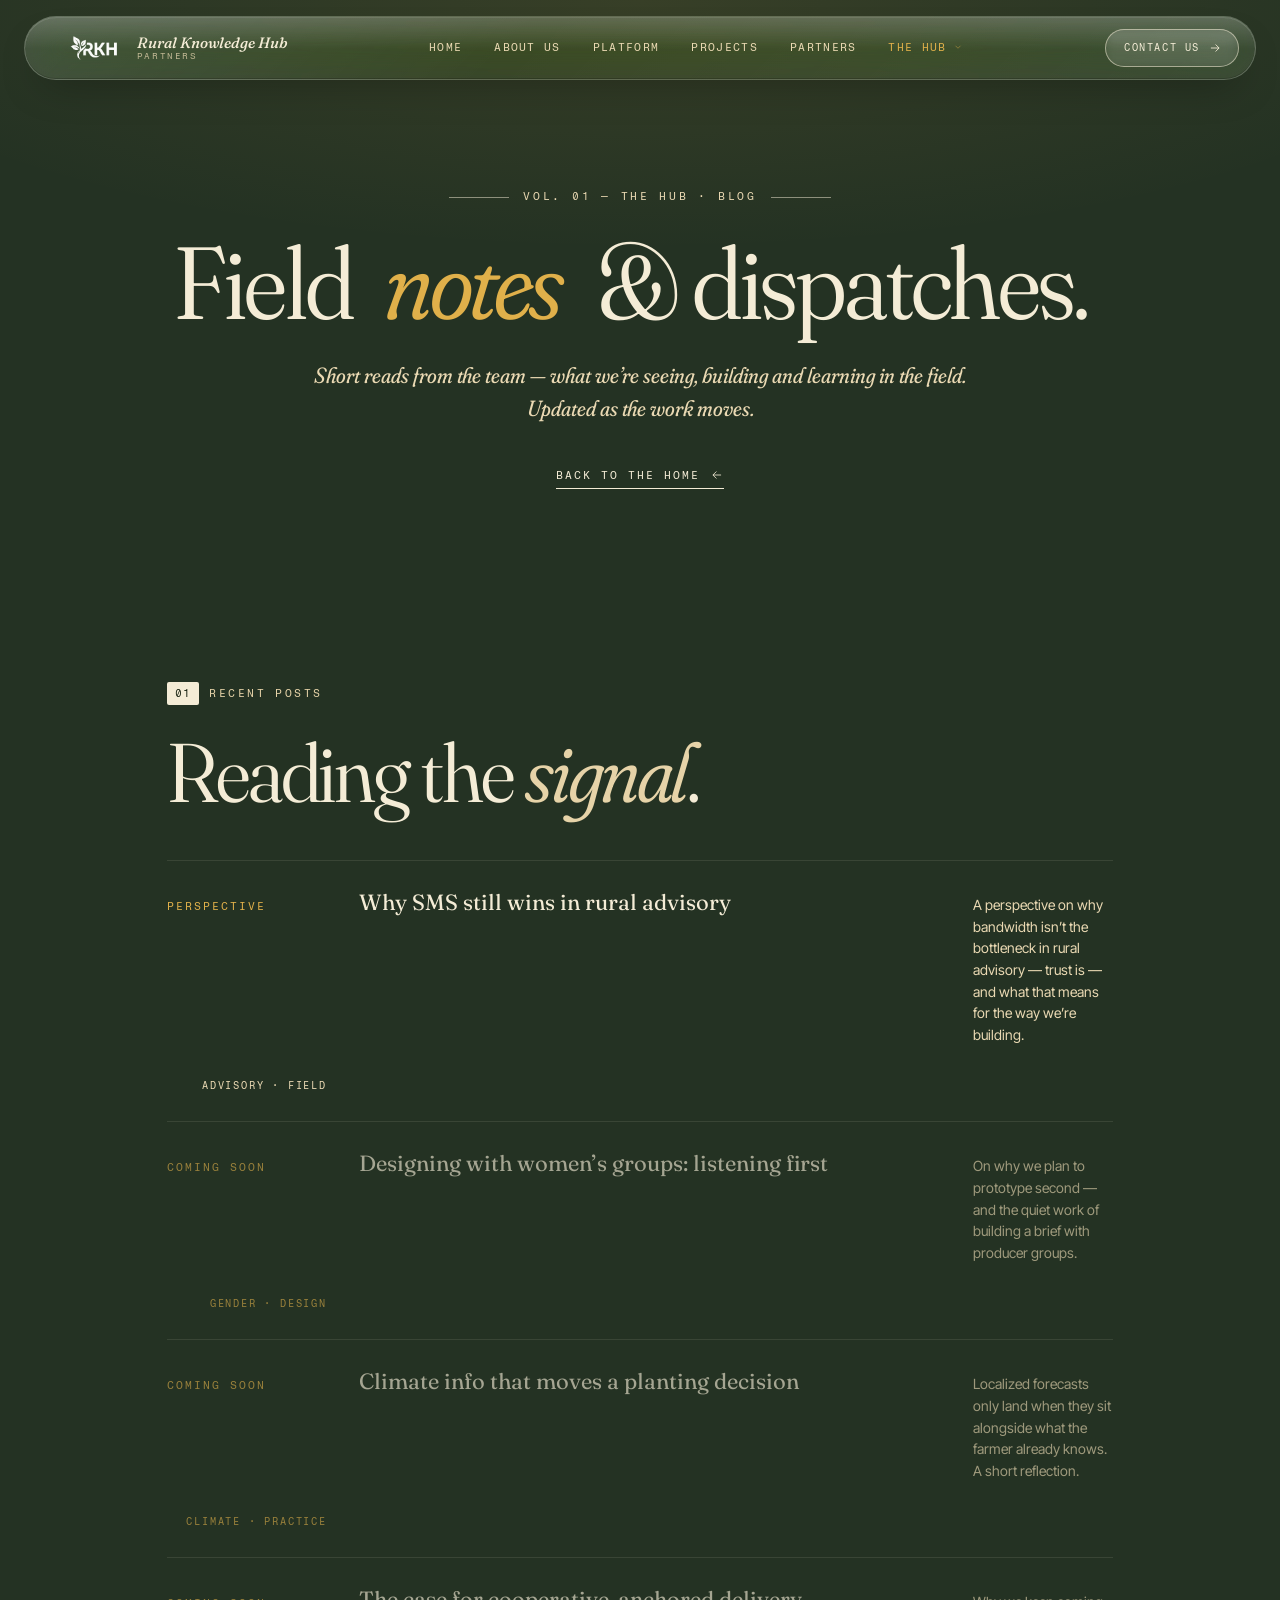
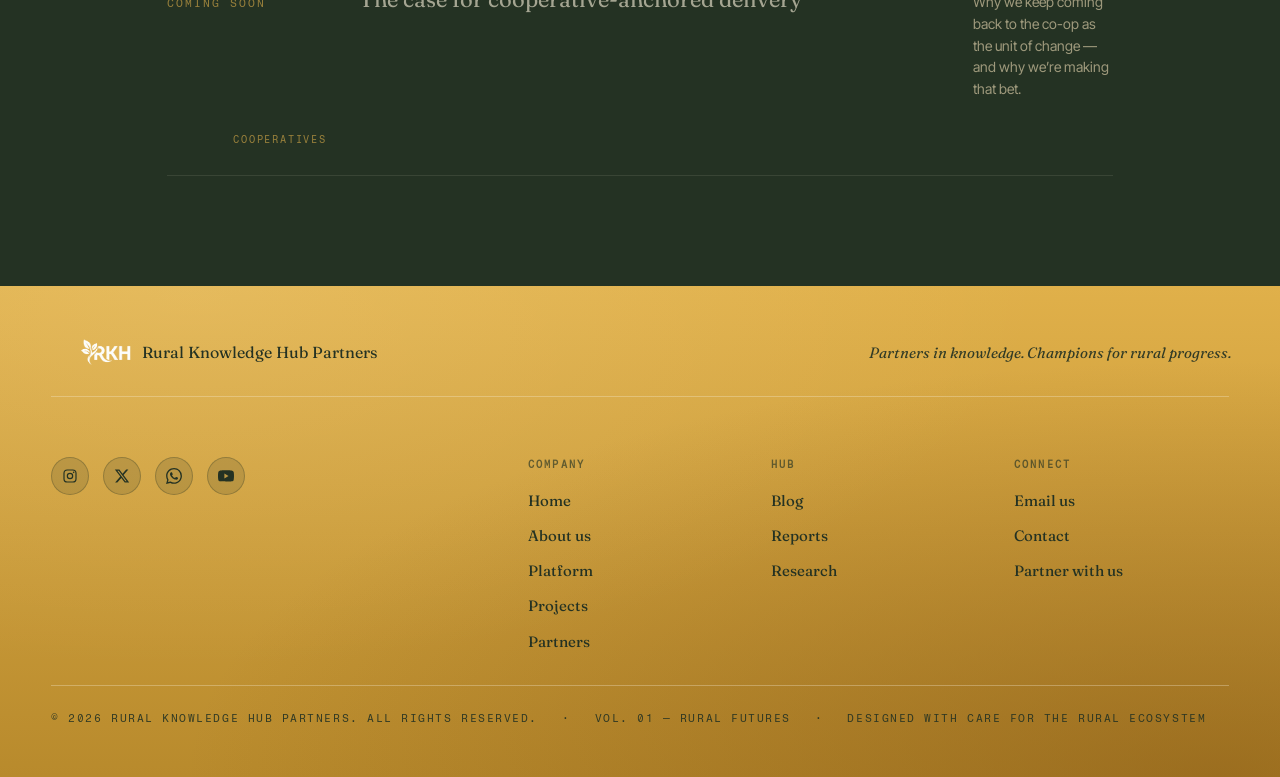
<file: blog.html>
<!DOCTYPE html>
<html lang="en">
<head>
<meta charset="UTF-8" />
<meta name="viewport" content="width=device-width, initial-scale=1.0" />
<title>Blog — RKH Partners</title>
<link rel="preconnect" href="https://fonts.googleapis.com" />
<link rel="preconnect" href="https://fonts.gstatic.com" crossorigin />
<link href="https://fonts.googleapis.com/css2?family=Fraunces:ital,opsz,wght,SOFT@0,9..144,300..600,30..100;1,9..144,300..600,30..100&family=Fragment+Mono&family=Inter+Tight:wght@300;400;500;600&display=swap" rel="stylesheet" />
<link rel="stylesheet" href="styles.css" />
</head>
<body class="subpage">

<header class="nav">
  <a class="nav-mark" href="index.html">
    <img class="nav-logo" src="assets/rkh-logo.png" alt="RKH Partners" />
    <span class="nav-wordmark">
      <span class="nav-word">Rural Knowledge Hub</span>
      <span class="nav-sub">Partners</span>
    </span>
  </a>
  <nav class="nav-links" aria-label="Primary">
    <a href="index.html">Home</a>
    <a href="pillars.html">About us</a>
    <a href="platform.html">Platform</a>
    <a href="projects.html">Projects</a>
    <a href="partnership.html">Partners</a>
    <div class="nav-drop" data-nav-drop>
      <button type="button" class="nav-drop-trigger is-current" aria-expanded="false" aria-haspopup="true">
        <span>The Hub</span>
        <svg viewBox="0 0 24 24" aria-hidden="true"><path d="M6 9l6 6 6-6" fill="none" stroke="currentColor" stroke-width="1.5"/></svg>
      </button>
      <div class="nav-drop-menu" role="menu">
        <a href="blog.html" role="menuitem" class="is-current"><span>i.</span> Blog</a>
        <a href="reports.html" role="menuitem"><span>ii.</span> Reports</a>
        <a href="research.html" role="menuitem"><span>iii.</span> Research</a>
      </div>
    </div>
  </nav>
  <a href="index.html#contact" class="nav-cta">
    <span>Contact us</span>
    <svg viewBox="0 0 24 24" aria-hidden="true"><path d="M5 12h14M13 6l6 6-6 6" fill="none" stroke="currentColor" stroke-width="1.5"/></svg>
  </a>

  <!-- Mobile-only hamburger -->
  <button type="button" class="nav-burger" aria-label="Open menu" aria-expanded="false" data-nav-burger>
    <span class="burger-bars" aria-hidden="true">
      <span></span><span></span><span></span>
    </span>
  </button>
</header>

<!-- ============ MOBILE MENU PANEL ============ -->
<div class="mobile-menu" data-mobile-menu aria-hidden="true">
  <button type="button" class="mm-close" aria-label="Close menu" data-mm-close>
    <svg viewBox="0 0 24 24" aria-hidden="true">
      <path d="M6 6l12 12M18 6L6 18" fill="none" stroke="currentColor" stroke-width="1.5" stroke-linecap="round"/>
    </svg>
  </button>
  <div class="mobile-menu-inner">
    <nav class="mm-links" aria-label="Mobile primary">
      <a href="index.html"><span class="mm-no">i.</span> Home</a>
      <a href="pillars.html"><span class="mm-no">ii.</span> About us</a>
      <a href="platform.html"><span class="mm-no">iii.</span> Platform</a>
      <a href="projects.html"><span class="mm-no">iv.</span> Projects</a>
      <a href="partnership.html"><span class="mm-no">v.</span> Partners</a>
      <div class="mm-group" data-mm-group>
        <button type="button" class="mm-group-trigger" aria-expanded="false" data-mm-group-trigger>
          <span class="mm-no">vi.</span>
          <span class="mm-group-label">The Hub</span>
          <svg class="mm-chevron" viewBox="0 0 24 24" aria-hidden="true"><path d="M6 9l6 6 6-6" fill="none" stroke="currentColor" stroke-width="1.5"/></svg>
        </button>
        <div class="mm-group-panel" data-mm-group-panel>
          <a href="blog.html"><span class="mm-sub-no">·</span> Blog</a>
          <a href="reports.html"><span class="mm-sub-no">·</span> Reports</a>
          <a href="research.html"><span class="mm-sub-no">·</span> Research</a>
        </div>
      </div>
    </nav>
    <div class="mm-cta-wrap">
      <a href="index.html#contact" class="mm-cta">
        <span>Contact us</span>
        <svg viewBox="0 0 24 24" aria-hidden="true"><path d="M5 12h14M13 6l6 6-6 6" fill="none" stroke="currentColor" stroke-width="1.5"/></svg>
      </a>
    </div>
    <div class="mm-foot">
      <span>© RKH Partners · Nairobi</span>
    </div>
  </div>
</div>

<main>

<section class="sub-hero">
  <div class="sub-hero-eyebrow">
    <span class="line"></span>
    <span>Vol. 01 — The Hub · Blog</span>
    <span class="line"></span>
  </div>
  <h1 class="sub-hero-title">
    <span class="word">Field</span>
    <span class="word"><em>notes</em></span>
    <span class="word">&amp; dispatches.</span>
  </h1>
  <p class="sub-hero-dek">
    Short reads from the team &mdash; what we&rsquo;re seeing, building and learning in
    the field. Updated as the work moves.
  </p>
  <a href="index.html" class="link-arrow">
    <span>Back to the home</span>
    <svg viewBox="0 0 24 24" aria-hidden="true"><path d="M19 12H5M11 18l-6-6 6-6" fill="none" stroke="currentColor" stroke-width="1.4"/></svg>
  </a>
</section>

<section class="hub-list">
  <header class="section-head">
    <span class="kicker"><span>01</span> Recent posts</span>
    <h2 class="display">Reading the <em>signal</em>.</h2>
  </header>

  <ol class="hub-posts">
    <li>
      <a href="blog/why-sms-still-wins-in-rural-advisory.html" class="hub-post">
        <span class="hp-date">Perspective</span>
        <h3>Why SMS still wins in rural advisory</h3>
        <p>A perspective on why bandwidth isn&rsquo;t the bottleneck in rural advisory &mdash; trust is &mdash; and what that means for the way we&rsquo;re building.</p>
        <span class="hp-tag">Advisory · Field</span>
      </a>
    </li>
    <li>
      <div class="hub-post is-soon">
        <span class="hp-date">Coming soon</span>
        <h3>Designing with women&rsquo;s groups: listening first</h3>
        <p>On why we plan to prototype second &mdash; and the quiet work of building a brief with producer groups.</p>
        <span class="hp-tag">Gender · Design</span>
      </div>
    </li>
    <li>
      <div class="hub-post is-soon">
        <span class="hp-date">Coming soon</span>
        <h3>Climate info that moves a planting decision</h3>
        <p>Localized forecasts only land when they sit alongside what the farmer already knows. A short reflection.</p>
        <span class="hp-tag">Climate · Practice</span>
      </div>
    </li>
    <li>
      <div class="hub-post is-soon">
        <span class="hp-date">Coming soon</span>
        <h3>The case for cooperative-anchored delivery</h3>
        <p>Why we keep coming back to the co-op as the unit of change &mdash; and why we&rsquo;re making that bet.</p>
        <span class="hp-tag">Cooperatives</span>
      </div>
    </li>
  </ol>
</section>

</main>

<footer class="foot">
  <div class="foot-row">
    <span class="foot-mark"><img class="foot-logo" src="assets/rkh-logo.png" alt="RKH Partners" /></span>
    <span class="foot-name">Rural Knowledge Hub Partners</span>
    <span class="foot-tag">Partners in knowledge. Champions for rural progress.</span>
  </div>
  <div class="foot-links">
    <div class="foot-brand">
            <div class="foot-socials" aria-label="Social media">
        <a href="https://instagram.com/" target="_blank" rel="noopener noreferrer" aria-label="Instagram">
          <svg viewBox="0 0 24 24" aria-hidden="true">
            <rect x="3" y="3" width="18" height="18" rx="5" ry="5" fill="none" stroke="currentColor" stroke-width="1.8"/>
            <circle cx="12" cy="12" r="4" fill="none" stroke="currentColor" stroke-width="1.8"/>
            <circle cx="17.5" cy="6.5" r="1.2" fill="currentColor"/>
          </svg>
        </a>
        <a href="https://twitter.com/" target="_blank" rel="noopener noreferrer" aria-label="X / Twitter">
          <svg viewBox="0 0 24 24" aria-hidden="true">
            <path d="M18.244 2.25h3.308l-7.227 8.26 8.502 11.24H16.17l-5.214-6.817L4.99 21.75H1.68l7.73-8.835L1.254 2.25H8.08l4.713 6.231zm-1.161 17.52h1.833L7.084 4.126H5.117z"/>
          </svg>
        </a>
        <a href="https://wa.me/254728337790" target="_blank" rel="noopener noreferrer" aria-label="WhatsApp">
          <svg viewBox="0 0 24 24" aria-hidden="true">
            <path d="M17.472 14.382c-.297-.149-1.758-.867-2.03-.967-.273-.099-.471-.148-.67.15-.197.297-.767.966-.94 1.164-.173.199-.347.223-.644.075-.297-.15-1.255-.463-2.39-1.475-.883-.788-1.48-1.761-1.653-2.059-.173-.297-.018-.458.13-.606.134-.133.298-.347.446-.52.149-.174.198-.298.298-.497.099-.198.05-.371-.025-.52-.075-.149-.669-1.612-.916-2.207-.242-.579-.487-.5-.669-.51-.173-.008-.371-.01-.57-.01-.198 0-.52.074-.792.372-.272.297-1.04 1.016-1.04 2.479 0 1.462 1.065 2.875 1.213 3.074.149.198 2.096 3.2 5.077 4.487.71.306 1.263.489 1.695.625.712.227 1.36.195 1.871.118.571-.085 1.758-.719 2.006-1.413.248-.694.248-1.289.173-1.413-.074-.124-.272-.198-.57-.347m-5.421 7.403h-.004a9.87 9.87 0 0 1-5.031-1.378l-.361-.214-3.741.982.998-3.648-.235-.374a9.86 9.86 0 0 1-1.51-5.26c.001-5.45 4.436-9.884 9.888-9.884 2.64 0 5.122 1.03 6.988 2.898a9.825 9.825 0 0 1 2.893 6.994c-.003 5.45-4.437 9.884-9.885 9.884m8.413-18.297A11.815 11.815 0 0 0 12.05 0C5.495 0 .16 5.335.157 11.892c0 2.096.547 4.142 1.588 5.945L.057 24l6.305-1.654a11.882 11.882 0 0 0 5.683 1.448h.005c6.554 0 11.89-5.335 11.893-11.893a11.821 11.821 0 0 0-3.48-8.413"/>
          </svg>
        </a>
        <a href="https://youtube.com/" target="_blank" rel="noopener noreferrer" aria-label="YouTube">
          <svg viewBox="0 0 24 24" aria-hidden="true">
            <path d="M23.498 6.186a3.016 3.016 0 0 0-2.122-2.136C19.505 3.545 12 3.545 12 3.545s-7.505 0-9.377.505A3.017 3.017 0 0 0 .502 6.186C0 8.07 0 12 0 12s0 3.93.502 5.814a3.016 3.016 0 0 0 2.122 2.136c1.871.505 9.376.505 9.376.505s7.505 0 9.377-.505a3.015 3.015 0 0 0 2.122-2.136C24 15.93 24 12 24 12s0-3.93-.502-5.814zM9.545 15.568V8.432L15.818 12l-6.273 3.568z"/>
          </svg>
        </a>
      </div>
    </div>
    <nav class="foot-nav" aria-label="Footer">
      <div class="foot-col">
        <h4 class="foot-col-title">Company</h4>
        <a href="index.html">Home</a>
        <a href="pillars.html">About us</a>
        <a href="platform.html">Platform</a>
        <a href="projects.html">Projects</a>
        <a href="partnership.html">Partners</a>
      </div>
      <div class="foot-col">
        <h4 class="foot-col-title">Hub</h4>
        <a href="blog.html">Blog</a>
        <a href="reports.html">Reports</a>
        <a href="research.html">Research</a>
      </div>
      <div class="foot-col">
        <h4 class="foot-col-title">Connect</h4>
        <a href="mailto:ruralknowledgehub@gmail.com">Email us</a>
        <a href="index.html#contact">Contact</a>
        <a href="partnership.html">Partner with us</a>
      </div>
    </nav>
  </div>

  <div class="foot-meta">
    <span>© 2026 Rural Knowledge Hub Partners. All Rights Reserved.</span>
    <span>Vol. 01 — Rural Futures</span>
    <span>Designed with care for the rural ecosystem</span>
  </div>
</footer>

<script src="script.js"></script>
</body>
</html>
</file>
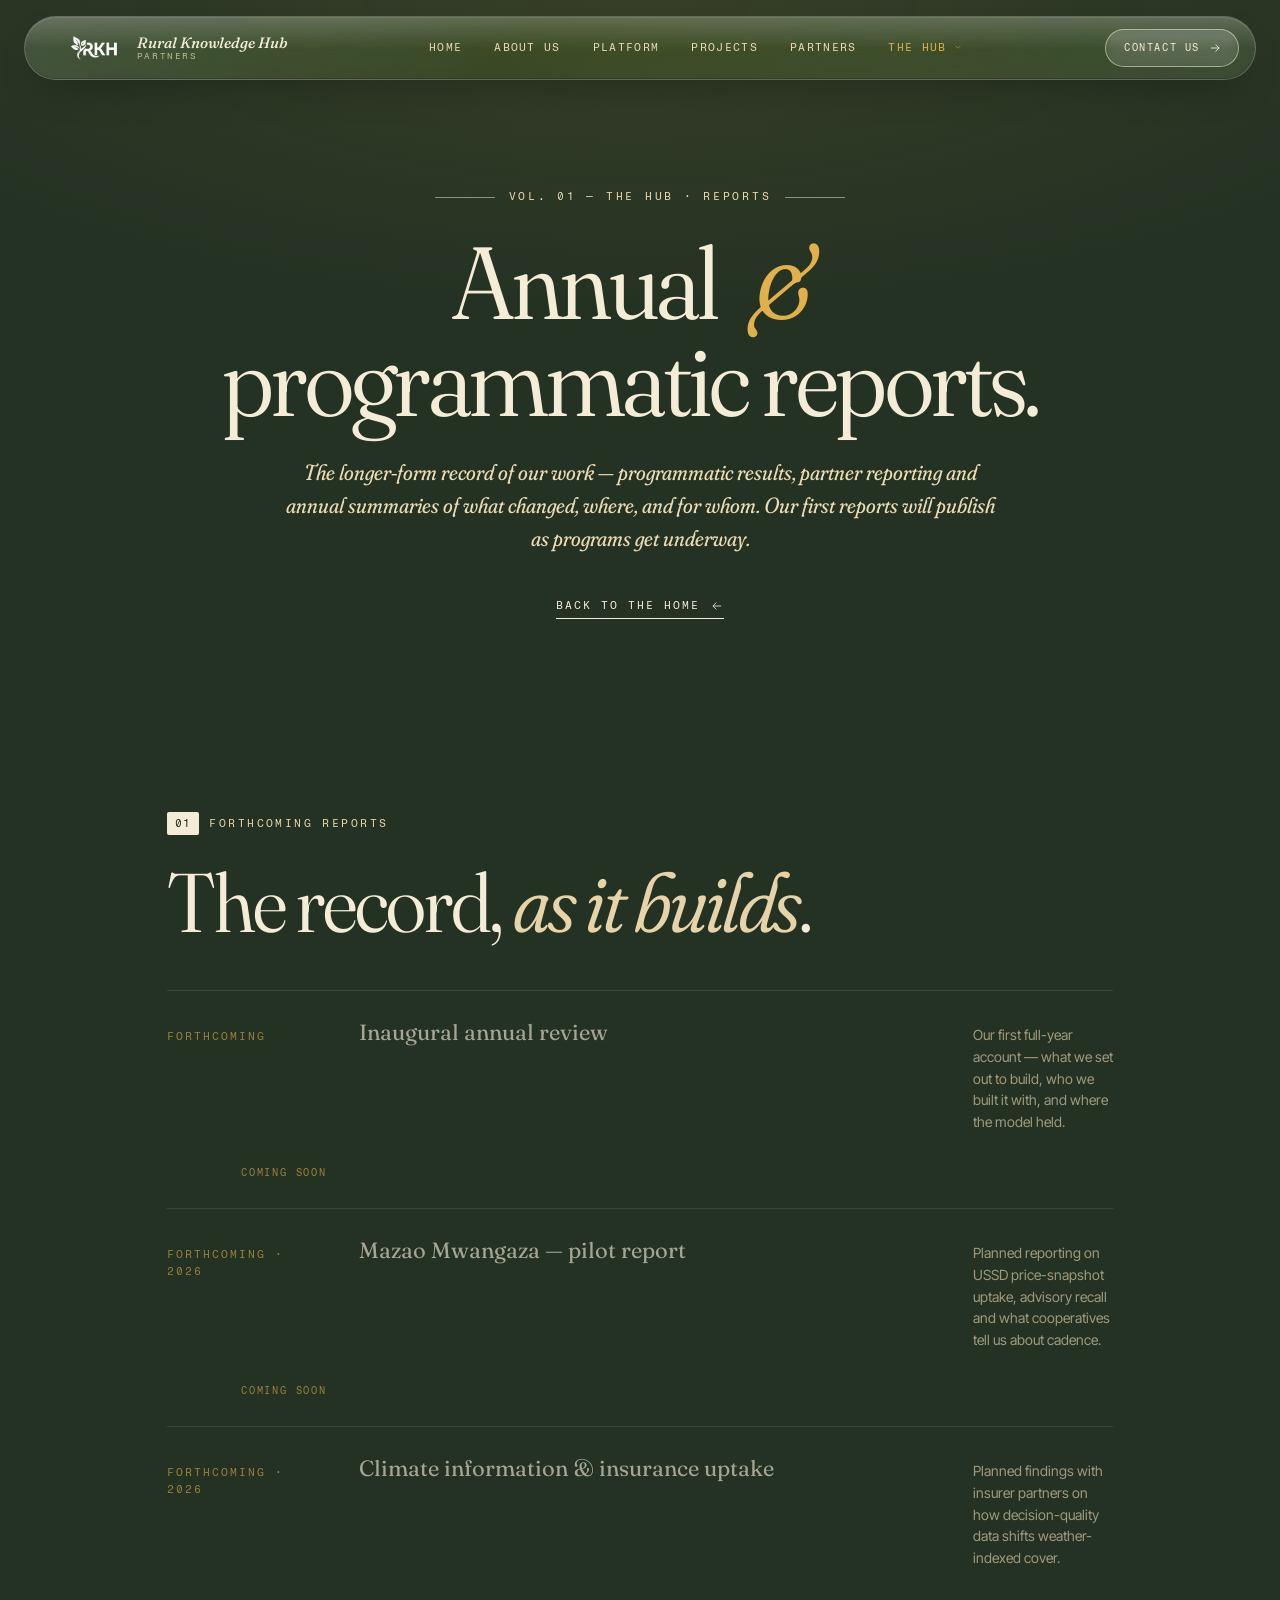
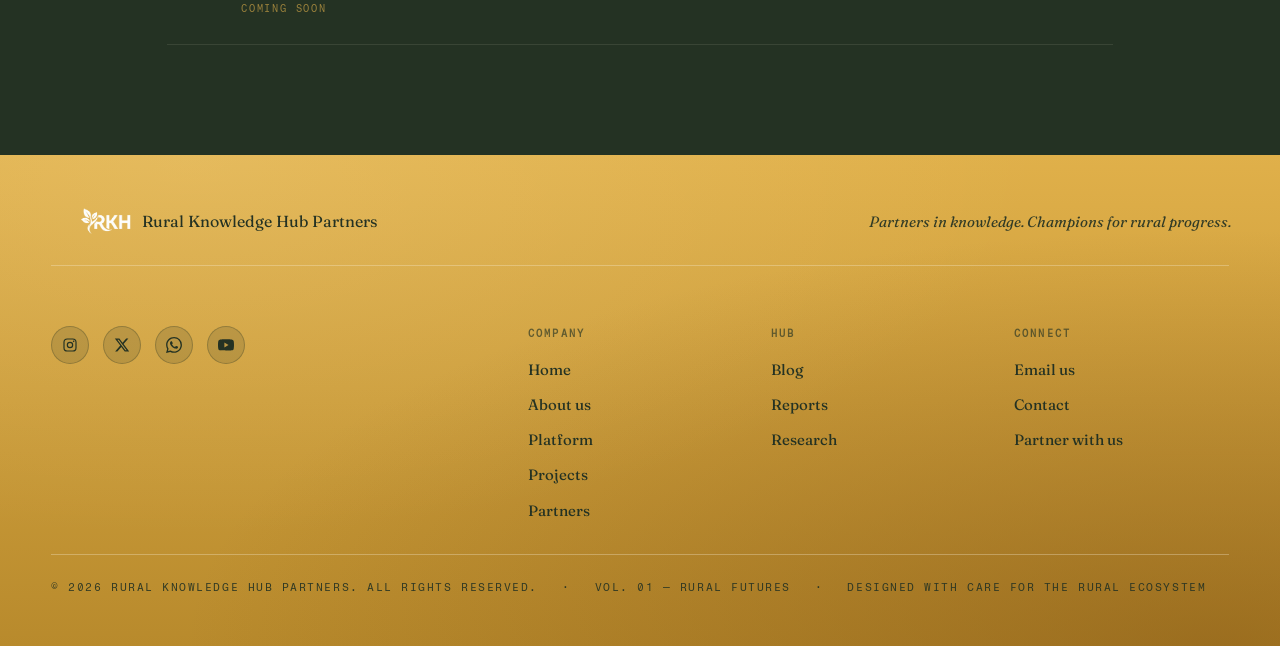
<file: reports.html>
<!DOCTYPE html>
<html lang="en">
<head>
<meta charset="UTF-8" />
<meta name="viewport" content="width=device-width, initial-scale=1.0" />
<title>Reports — RKH Partners</title>
<link rel="preconnect" href="https://fonts.googleapis.com" />
<link rel="preconnect" href="https://fonts.gstatic.com" crossorigin />
<link href="https://fonts.googleapis.com/css2?family=Fraunces:ital,opsz,wght,SOFT@0,9..144,300..600,30..100;1,9..144,300..600,30..100&family=Fragment+Mono&family=Inter+Tight:wght@300;400;500;600&display=swap" rel="stylesheet" />
<link rel="stylesheet" href="styles.css" />
</head>
<body class="subpage">

<header class="nav">
  <a class="nav-mark" href="index.html">
    <img class="nav-logo" src="assets/rkh-logo.png" alt="RKH Partners" />
    <span class="nav-wordmark">
      <span class="nav-word">Rural Knowledge Hub</span>
      <span class="nav-sub">Partners</span>
    </span>
  </a>
  <nav class="nav-links" aria-label="Primary">
    <a href="index.html">Home</a>
    <a href="pillars.html">About us</a>
    <a href="platform.html">Platform</a>
    <a href="projects.html">Projects</a>
    <a href="partnership.html">Partners</a>
    <div class="nav-drop" data-nav-drop>
      <button type="button" class="nav-drop-trigger is-current" aria-expanded="false" aria-haspopup="true">
        <span>The Hub</span>
        <svg viewBox="0 0 24 24" aria-hidden="true"><path d="M6 9l6 6 6-6" fill="none" stroke="currentColor" stroke-width="1.5"/></svg>
      </button>
      <div class="nav-drop-menu" role="menu">
        <a href="blog.html" role="menuitem"><span>i.</span> Blog</a>
        <a href="reports.html" role="menuitem" class="is-current"><span>ii.</span> Reports</a>
        <a href="research.html" role="menuitem"><span>iii.</span> Research</a>
      </div>
    </div>
  </nav>
  <a href="index.html#contact" class="nav-cta">
    <span>Contact us</span>
    <svg viewBox="0 0 24 24" aria-hidden="true"><path d="M5 12h14M13 6l6 6-6 6" fill="none" stroke="currentColor" stroke-width="1.5"/></svg>
  </a>

  <!-- Mobile-only hamburger -->
  <button type="button" class="nav-burger" aria-label="Open menu" aria-expanded="false" data-nav-burger>
    <span class="burger-bars" aria-hidden="true">
      <span></span><span></span><span></span>
    </span>
  </button>
</header>

<!-- ============ MOBILE MENU PANEL ============ -->
<div class="mobile-menu" data-mobile-menu aria-hidden="true">
  <button type="button" class="mm-close" aria-label="Close menu" data-mm-close>
    <svg viewBox="0 0 24 24" aria-hidden="true">
      <path d="M6 6l12 12M18 6L6 18" fill="none" stroke="currentColor" stroke-width="1.5" stroke-linecap="round"/>
    </svg>
  </button>
  <div class="mobile-menu-inner">
    <nav class="mm-links" aria-label="Mobile primary">
      <a href="index.html"><span class="mm-no">i.</span> Home</a>
      <a href="pillars.html"><span class="mm-no">ii.</span> About us</a>
      <a href="platform.html"><span class="mm-no">iii.</span> Platform</a>
      <a href="projects.html"><span class="mm-no">iv.</span> Projects</a>
      <a href="partnership.html"><span class="mm-no">v.</span> Partners</a>
      <div class="mm-group" data-mm-group>
        <button type="button" class="mm-group-trigger" aria-expanded="false" data-mm-group-trigger>
          <span class="mm-no">vi.</span>
          <span class="mm-group-label">The Hub</span>
          <svg class="mm-chevron" viewBox="0 0 24 24" aria-hidden="true"><path d="M6 9l6 6 6-6" fill="none" stroke="currentColor" stroke-width="1.5"/></svg>
        </button>
        <div class="mm-group-panel" data-mm-group-panel>
          <a href="blog.html"><span class="mm-sub-no">·</span> Blog</a>
          <a href="reports.html"><span class="mm-sub-no">·</span> Reports</a>
          <a href="research.html"><span class="mm-sub-no">·</span> Research</a>
        </div>
      </div>
    </nav>
    <div class="mm-cta-wrap">
      <a href="index.html#contact" class="mm-cta">
        <span>Contact us</span>
        <svg viewBox="0 0 24 24" aria-hidden="true"><path d="M5 12h14M13 6l6 6-6 6" fill="none" stroke="currentColor" stroke-width="1.5"/></svg>
      </a>
    </div>
    <div class="mm-foot">
      <span>© RKH Partners · Nairobi</span>
    </div>
  </div>
</div>

<main>

<section class="sub-hero">
  <div class="sub-hero-eyebrow">
    <span class="line"></span>
    <span>Vol. 01 — The Hub · Reports</span>
    <span class="line"></span>
  </div>
  <h1 class="sub-hero-title">
    <span class="word">Annual</span>
    <span class="word"><em>&amp;</em></span>
    <span class="word">programmatic reports.</span>
  </h1>
  <p class="sub-hero-dek">
    The longer-form record of our work &mdash; programmatic results, partner reporting and
    annual summaries of what changed, where, and for whom. Our first reports will publish as
    programs get underway.
  </p>
  <a href="index.html" class="link-arrow">
    <span>Back to the home</span>
    <svg viewBox="0 0 24 24" aria-hidden="true"><path d="M19 12H5M11 18l-6-6 6-6" fill="none" stroke="currentColor" stroke-width="1.4"/></svg>
  </a>
</section>

<section class="hub-list">
  <header class="section-head">
    <span class="kicker"><span>01</span> Forthcoming reports</span>
    <h2 class="display">The record, <em>as it builds</em>.</h2>
  </header>

  <ol class="hub-posts">
    <li>
      <div class="hub-post is-soon">
        <span class="hp-date">Forthcoming</span>
        <h3>Inaugural annual review</h3>
        <p>Our first full-year account &mdash; what we set out to build, who we built it with, and where the model held.</p>
        <span class="hp-tag">Coming soon</span>
      </div>
    </li>
    <li>
      <div class="hub-post is-soon">
        <span class="hp-date">Forthcoming · 2026</span>
        <h3>Mazao Mwangaza — pilot report</h3>
        <p>Planned reporting on USSD price-snapshot uptake, advisory recall and what cooperatives tell us about cadence.</p>
        <span class="hp-tag">Coming soon</span>
      </div>
    </li>
    <li>
      <div class="hub-post is-soon">
        <span class="hp-date">Forthcoming · 2026</span>
        <h3>Climate information &amp; insurance uptake</h3>
        <p>Planned findings with insurer partners on how decision-quality data shifts weather-indexed cover.</p>
        <span class="hp-tag">Coming soon</span>
      </div>
    </li>
  </ol>
</section>

</main>

<footer class="foot">
  <div class="foot-row">
    <span class="foot-mark"><img class="foot-logo" src="assets/rkh-logo.png" alt="RKH Partners" /></span>
    <span class="foot-name">Rural Knowledge Hub Partners</span>
    <span class="foot-tag">Partners in knowledge. Champions for rural progress.</span>
  </div>
  <div class="foot-links">
    <div class="foot-brand">
            <div class="foot-socials" aria-label="Social media">
        <a href="https://instagram.com/" target="_blank" rel="noopener noreferrer" aria-label="Instagram">
          <svg viewBox="0 0 24 24" aria-hidden="true">
            <rect x="3" y="3" width="18" height="18" rx="5" ry="5" fill="none" stroke="currentColor" stroke-width="1.8"/>
            <circle cx="12" cy="12" r="4" fill="none" stroke="currentColor" stroke-width="1.8"/>
            <circle cx="17.5" cy="6.5" r="1.2" fill="currentColor"/>
          </svg>
        </a>
        <a href="https://twitter.com/" target="_blank" rel="noopener noreferrer" aria-label="X / Twitter">
          <svg viewBox="0 0 24 24" aria-hidden="true">
            <path d="M18.244 2.25h3.308l-7.227 8.26 8.502 11.24H16.17l-5.214-6.817L4.99 21.75H1.68l7.73-8.835L1.254 2.25H8.08l4.713 6.231zm-1.161 17.52h1.833L7.084 4.126H5.117z"/>
          </svg>
        </a>
        <a href="https://wa.me/254728337790" target="_blank" rel="noopener noreferrer" aria-label="WhatsApp">
          <svg viewBox="0 0 24 24" aria-hidden="true">
            <path d="M17.472 14.382c-.297-.149-1.758-.867-2.03-.967-.273-.099-.471-.148-.67.15-.197.297-.767.966-.94 1.164-.173.199-.347.223-.644.075-.297-.15-1.255-.463-2.39-1.475-.883-.788-1.48-1.761-1.653-2.059-.173-.297-.018-.458.13-.606.134-.133.298-.347.446-.52.149-.174.198-.298.298-.497.099-.198.05-.371-.025-.52-.075-.149-.669-1.612-.916-2.207-.242-.579-.487-.5-.669-.51-.173-.008-.371-.01-.57-.01-.198 0-.52.074-.792.372-.272.297-1.04 1.016-1.04 2.479 0 1.462 1.065 2.875 1.213 3.074.149.198 2.096 3.2 5.077 4.487.71.306 1.263.489 1.695.625.712.227 1.36.195 1.871.118.571-.085 1.758-.719 2.006-1.413.248-.694.248-1.289.173-1.413-.074-.124-.272-.198-.57-.347m-5.421 7.403h-.004a9.87 9.87 0 0 1-5.031-1.378l-.361-.214-3.741.982.998-3.648-.235-.374a9.86 9.86 0 0 1-1.51-5.26c.001-5.45 4.436-9.884 9.888-9.884 2.64 0 5.122 1.03 6.988 2.898a9.825 9.825 0 0 1 2.893 6.994c-.003 5.45-4.437 9.884-9.885 9.884m8.413-18.297A11.815 11.815 0 0 0 12.05 0C5.495 0 .16 5.335.157 11.892c0 2.096.547 4.142 1.588 5.945L.057 24l6.305-1.654a11.882 11.882 0 0 0 5.683 1.448h.005c6.554 0 11.89-5.335 11.893-11.893a11.821 11.821 0 0 0-3.48-8.413"/>
          </svg>
        </a>
        <a href="https://youtube.com/" target="_blank" rel="noopener noreferrer" aria-label="YouTube">
          <svg viewBox="0 0 24 24" aria-hidden="true">
            <path d="M23.498 6.186a3.016 3.016 0 0 0-2.122-2.136C19.505 3.545 12 3.545 12 3.545s-7.505 0-9.377.505A3.017 3.017 0 0 0 .502 6.186C0 8.07 0 12 0 12s0 3.93.502 5.814a3.016 3.016 0 0 0 2.122 2.136c1.871.505 9.376.505 9.376.505s7.505 0 9.377-.505a3.015 3.015 0 0 0 2.122-2.136C24 15.93 24 12 24 12s0-3.93-.502-5.814zM9.545 15.568V8.432L15.818 12l-6.273 3.568z"/>
          </svg>
        </a>
      </div>
    </div>
    <nav class="foot-nav" aria-label="Footer">
      <div class="foot-col">
        <h4 class="foot-col-title">Company</h4>
        <a href="index.html">Home</a>
        <a href="pillars.html">About us</a>
        <a href="platform.html">Platform</a>
        <a href="projects.html">Projects</a>
        <a href="partnership.html">Partners</a>
      </div>
      <div class="foot-col">
        <h4 class="foot-col-title">Hub</h4>
        <a href="blog.html">Blog</a>
        <a href="reports.html">Reports</a>
        <a href="research.html">Research</a>
      </div>
      <div class="foot-col">
        <h4 class="foot-col-title">Connect</h4>
        <a href="mailto:ruralknowledgehub@gmail.com">Email us</a>
        <a href="index.html#contact">Contact</a>
        <a href="partnership.html">Partner with us</a>
      </div>
    </nav>
  </div>

  <div class="foot-meta">
    <span>© 2026 Rural Knowledge Hub Partners. All Rights Reserved.</span>
    <span>Vol. 01 — Rural Futures</span>
    <span>Designed with care for the rural ecosystem</span>
  </div>
</footer>

<script src="script.js"></script>
</body>
</html>
</file>
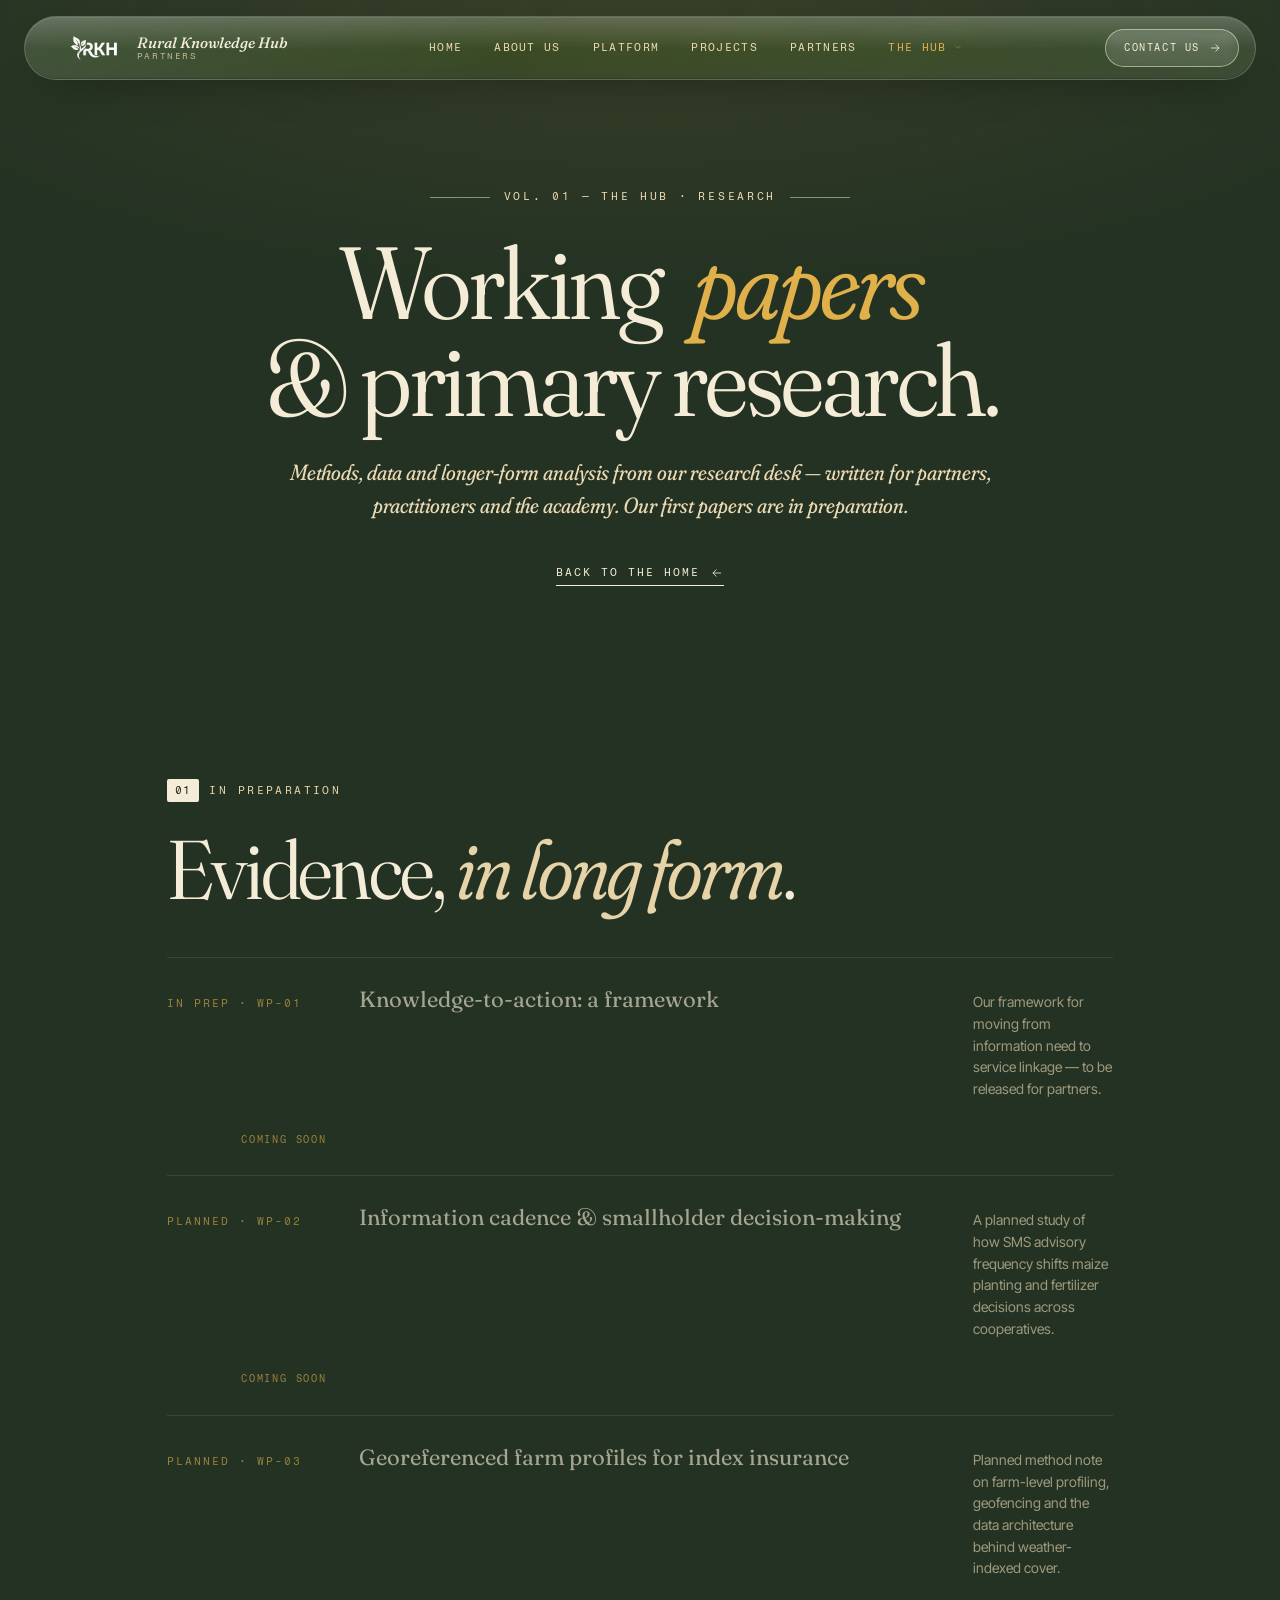
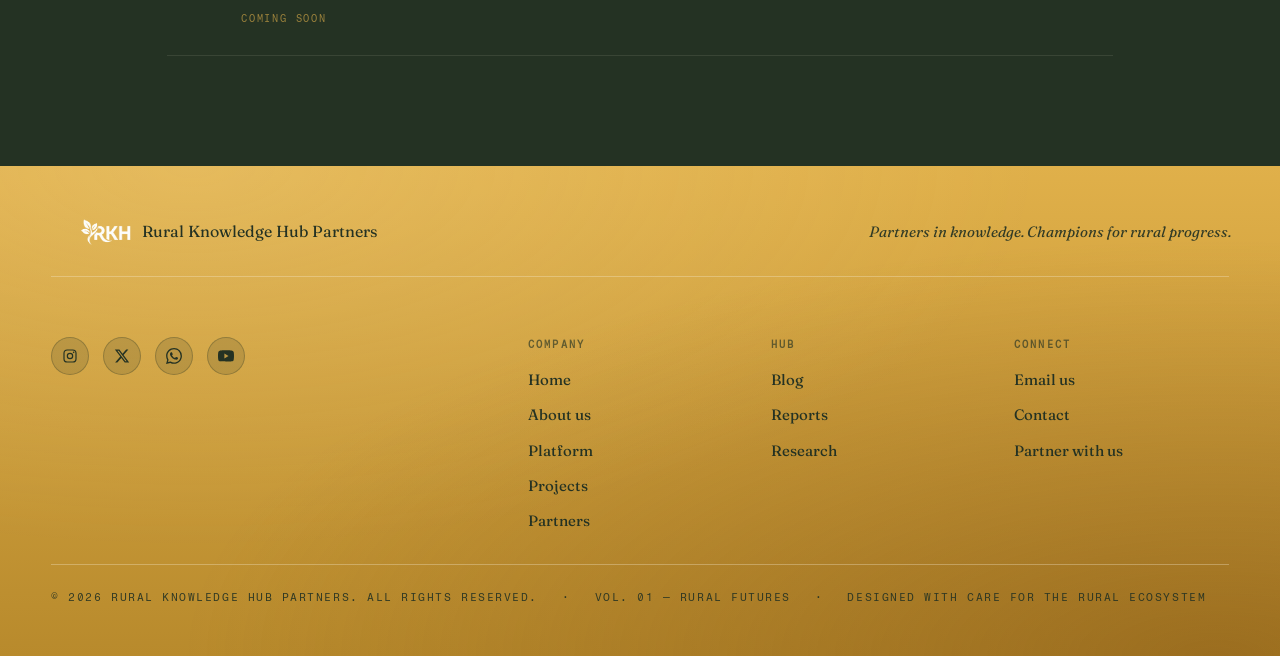
<file: research.html>
<!DOCTYPE html>
<html lang="en">
<head>
<meta charset="UTF-8" />
<meta name="viewport" content="width=device-width, initial-scale=1.0" />
<title>Research — RKH Partners</title>
<link rel="preconnect" href="https://fonts.googleapis.com" />
<link rel="preconnect" href="https://fonts.gstatic.com" crossorigin />
<link href="https://fonts.googleapis.com/css2?family=Fraunces:ital,opsz,wght,SOFT@0,9..144,300..600,30..100;1,9..144,300..600,30..100&family=Fragment+Mono&family=Inter+Tight:wght@300;400;500;600&display=swap" rel="stylesheet" />
<link rel="stylesheet" href="styles.css" />
</head>
<body class="subpage">

<header class="nav">
  <a class="nav-mark" href="index.html">
    <img class="nav-logo" src="assets/rkh-logo.png" alt="RKH Partners" />
    <span class="nav-wordmark">
      <span class="nav-word">Rural Knowledge Hub</span>
      <span class="nav-sub">Partners</span>
    </span>
  </a>
  <nav class="nav-links" aria-label="Primary">
    <a href="index.html">Home</a>
    <a href="pillars.html">About us</a>
    <a href="platform.html">Platform</a>
    <a href="projects.html">Projects</a>
    <a href="partnership.html">Partners</a>
    <div class="nav-drop" data-nav-drop>
      <button type="button" class="nav-drop-trigger is-current" aria-expanded="false" aria-haspopup="true">
        <span>The Hub</span>
        <svg viewBox="0 0 24 24" aria-hidden="true"><path d="M6 9l6 6 6-6" fill="none" stroke="currentColor" stroke-width="1.5"/></svg>
      </button>
      <div class="nav-drop-menu" role="menu">
        <a href="blog.html" role="menuitem"><span>i.</span> Blog</a>
        <a href="reports.html" role="menuitem"><span>ii.</span> Reports</a>
        <a href="research.html" role="menuitem" class="is-current"><span>iii.</span> Research</a>
      </div>
    </div>
  </nav>
  <a href="index.html#contact" class="nav-cta">
    <span>Contact us</span>
    <svg viewBox="0 0 24 24" aria-hidden="true"><path d="M5 12h14M13 6l6 6-6 6" fill="none" stroke="currentColor" stroke-width="1.5"/></svg>
  </a>

  <!-- Mobile-only hamburger -->
  <button type="button" class="nav-burger" aria-label="Open menu" aria-expanded="false" data-nav-burger>
    <span class="burger-bars" aria-hidden="true">
      <span></span><span></span><span></span>
    </span>
  </button>
</header>

<!-- ============ MOBILE MENU PANEL ============ -->
<div class="mobile-menu" data-mobile-menu aria-hidden="true">
  <button type="button" class="mm-close" aria-label="Close menu" data-mm-close>
    <svg viewBox="0 0 24 24" aria-hidden="true">
      <path d="M6 6l12 12M18 6L6 18" fill="none" stroke="currentColor" stroke-width="1.5" stroke-linecap="round"/>
    </svg>
  </button>
  <div class="mobile-menu-inner">
    <nav class="mm-links" aria-label="Mobile primary">
      <a href="index.html"><span class="mm-no">i.</span> Home</a>
      <a href="pillars.html"><span class="mm-no">ii.</span> About us</a>
      <a href="platform.html"><span class="mm-no">iii.</span> Platform</a>
      <a href="projects.html"><span class="mm-no">iv.</span> Projects</a>
      <a href="partnership.html"><span class="mm-no">v.</span> Partners</a>
      <div class="mm-group" data-mm-group>
        <button type="button" class="mm-group-trigger" aria-expanded="false" data-mm-group-trigger>
          <span class="mm-no">vi.</span>
          <span class="mm-group-label">The Hub</span>
          <svg class="mm-chevron" viewBox="0 0 24 24" aria-hidden="true"><path d="M6 9l6 6 6-6" fill="none" stroke="currentColor" stroke-width="1.5"/></svg>
        </button>
        <div class="mm-group-panel" data-mm-group-panel>
          <a href="blog.html"><span class="mm-sub-no">·</span> Blog</a>
          <a href="reports.html"><span class="mm-sub-no">·</span> Reports</a>
          <a href="research.html"><span class="mm-sub-no">·</span> Research</a>
        </div>
      </div>
    </nav>
    <div class="mm-cta-wrap">
      <a href="index.html#contact" class="mm-cta">
        <span>Contact us</span>
        <svg viewBox="0 0 24 24" aria-hidden="true"><path d="M5 12h14M13 6l6 6-6 6" fill="none" stroke="currentColor" stroke-width="1.5"/></svg>
      </a>
    </div>
    <div class="mm-foot">
      <span>© RKH Partners · Nairobi</span>
    </div>
  </div>
</div>

<main>

<section class="sub-hero">
  <div class="sub-hero-eyebrow">
    <span class="line"></span>
    <span>Vol. 01 — The Hub · Research</span>
    <span class="line"></span>
  </div>
  <h1 class="sub-hero-title">
    <span class="word">Working</span>
    <span class="word"><em>papers</em></span>
    <span class="word">&amp; primary research.</span>
  </h1>
  <p class="sub-hero-dek">
    Methods, data and longer-form analysis from our research desk &mdash; written for
    partners, practitioners and the academy. Our first papers are in preparation.
  </p>
  <a href="index.html" class="link-arrow">
    <span>Back to the home</span>
    <svg viewBox="0 0 24 24" aria-hidden="true"><path d="M19 12H5M11 18l-6-6 6-6" fill="none" stroke="currentColor" stroke-width="1.4"/></svg>
  </a>
</section>

<section class="hub-list">
  <header class="section-head">
    <span class="kicker"><span>01</span> In preparation</span>
    <h2 class="display">Evidence, <em>in long form</em>.</h2>
  </header>

  <ol class="hub-posts">
    <li>
      <div class="hub-post is-soon">
        <span class="hp-date">In prep · WP-01</span>
        <h3>Knowledge-to-action: a framework</h3>
        <p>Our framework for moving from information need to service linkage &mdash; to be released for partners.</p>
        <span class="hp-tag">Coming soon</span>
      </div>
    </li>
    <li>
      <div class="hub-post is-soon">
        <span class="hp-date">Planned · WP-02</span>
        <h3>Information cadence &amp; smallholder decision-making</h3>
        <p>A planned study of how SMS advisory frequency shifts maize planting and fertilizer decisions across cooperatives.</p>
        <span class="hp-tag">Coming soon</span>
      </div>
    </li>
    <li>
      <div class="hub-post is-soon">
        <span class="hp-date">Planned · WP-03</span>
        <h3>Georeferenced farm profiles for index insurance</h3>
        <p>Planned method note on farm-level profiling, geofencing and the data architecture behind weather-indexed cover.</p>
        <span class="hp-tag">Coming soon</span>
      </div>
    </li>
  </ol>
</section>

</main>

<footer class="foot">
  <div class="foot-row">
    <span class="foot-mark"><img class="foot-logo" src="assets/rkh-logo.png" alt="RKH Partners" /></span>
    <span class="foot-name">Rural Knowledge Hub Partners</span>
    <span class="foot-tag">Partners in knowledge. Champions for rural progress.</span>
  </div>
  <div class="foot-links">
    <div class="foot-brand">
            <div class="foot-socials" aria-label="Social media">
        <a href="https://instagram.com/" target="_blank" rel="noopener noreferrer" aria-label="Instagram">
          <svg viewBox="0 0 24 24" aria-hidden="true">
            <rect x="3" y="3" width="18" height="18" rx="5" ry="5" fill="none" stroke="currentColor" stroke-width="1.8"/>
            <circle cx="12" cy="12" r="4" fill="none" stroke="currentColor" stroke-width="1.8"/>
            <circle cx="17.5" cy="6.5" r="1.2" fill="currentColor"/>
          </svg>
        </a>
        <a href="https://twitter.com/" target="_blank" rel="noopener noreferrer" aria-label="X / Twitter">
          <svg viewBox="0 0 24 24" aria-hidden="true">
            <path d="M18.244 2.25h3.308l-7.227 8.26 8.502 11.24H16.17l-5.214-6.817L4.99 21.75H1.68l7.73-8.835L1.254 2.25H8.08l4.713 6.231zm-1.161 17.52h1.833L7.084 4.126H5.117z"/>
          </svg>
        </a>
        <a href="https://wa.me/254728337790" target="_blank" rel="noopener noreferrer" aria-label="WhatsApp">
          <svg viewBox="0 0 24 24" aria-hidden="true">
            <path d="M17.472 14.382c-.297-.149-1.758-.867-2.03-.967-.273-.099-.471-.148-.67.15-.197.297-.767.966-.94 1.164-.173.199-.347.223-.644.075-.297-.15-1.255-.463-2.39-1.475-.883-.788-1.48-1.761-1.653-2.059-.173-.297-.018-.458.13-.606.134-.133.298-.347.446-.52.149-.174.198-.298.298-.497.099-.198.05-.371-.025-.52-.075-.149-.669-1.612-.916-2.207-.242-.579-.487-.5-.669-.51-.173-.008-.371-.01-.57-.01-.198 0-.52.074-.792.372-.272.297-1.04 1.016-1.04 2.479 0 1.462 1.065 2.875 1.213 3.074.149.198 2.096 3.2 5.077 4.487.71.306 1.263.489 1.695.625.712.227 1.36.195 1.871.118.571-.085 1.758-.719 2.006-1.413.248-.694.248-1.289.173-1.413-.074-.124-.272-.198-.57-.347m-5.421 7.403h-.004a9.87 9.87 0 0 1-5.031-1.378l-.361-.214-3.741.982.998-3.648-.235-.374a9.86 9.86 0 0 1-1.51-5.26c.001-5.45 4.436-9.884 9.888-9.884 2.64 0 5.122 1.03 6.988 2.898a9.825 9.825 0 0 1 2.893 6.994c-.003 5.45-4.437 9.884-9.885 9.884m8.413-18.297A11.815 11.815 0 0 0 12.05 0C5.495 0 .16 5.335.157 11.892c0 2.096.547 4.142 1.588 5.945L.057 24l6.305-1.654a11.882 11.882 0 0 0 5.683 1.448h.005c6.554 0 11.89-5.335 11.893-11.893a11.821 11.821 0 0 0-3.48-8.413"/>
          </svg>
        </a>
        <a href="https://youtube.com/" target="_blank" rel="noopener noreferrer" aria-label="YouTube">
          <svg viewBox="0 0 24 24" aria-hidden="true">
            <path d="M23.498 6.186a3.016 3.016 0 0 0-2.122-2.136C19.505 3.545 12 3.545 12 3.545s-7.505 0-9.377.505A3.017 3.017 0 0 0 .502 6.186C0 8.07 0 12 0 12s0 3.93.502 5.814a3.016 3.016 0 0 0 2.122 2.136c1.871.505 9.376.505 9.376.505s7.505 0 9.377-.505a3.015 3.015 0 0 0 2.122-2.136C24 15.93 24 12 24 12s0-3.93-.502-5.814zM9.545 15.568V8.432L15.818 12l-6.273 3.568z"/>
          </svg>
        </a>
      </div>
    </div>
    <nav class="foot-nav" aria-label="Footer">
      <div class="foot-col">
        <h4 class="foot-col-title">Company</h4>
        <a href="index.html">Home</a>
        <a href="pillars.html">About us</a>
        <a href="platform.html">Platform</a>
        <a href="projects.html">Projects</a>
        <a href="partnership.html">Partners</a>
      </div>
      <div class="foot-col">
        <h4 class="foot-col-title">Hub</h4>
        <a href="blog.html">Blog</a>
        <a href="reports.html">Reports</a>
        <a href="research.html">Research</a>
      </div>
      <div class="foot-col">
        <h4 class="foot-col-title">Connect</h4>
        <a href="mailto:ruralknowledgehub@gmail.com">Email us</a>
        <a href="index.html#contact">Contact</a>
        <a href="partnership.html">Partner with us</a>
      </div>
    </nav>
  </div>

  <div class="foot-meta">
    <span>© 2026 Rural Knowledge Hub Partners. All Rights Reserved.</span>
    <span>Vol. 01 — Rural Futures</span>
    <span>Designed with care for the rural ecosystem</span>
  </div>
</footer>

<script src="script.js"></script>
</body>
</html>
</file>
<file: styles.css>
/* ============================================================
   RKH PARTNERS — EARTHY EDITORIAL
   palette: cream paper · terracotta · ochre · deep forest · umber
   ============================================================ */

:root{
  /* Page is now DEEP FOREST. Cream is ink. Gold for emphasis. */
  --cream:   #2a3a2a;   /* was page tint; now forest */
  --cream-2: #1f2c1f;   /* deeper forest */
  --paper:   #243223;   /* page background — deep forest */
  --ink:     #f4ecd6;   /* primary text — warm cream */
  --ink-2:   #ead9b3;   /* secondary text — softer cream */
  --umber:   #3f2d1e;
  --forest:  #1a2418;   /* even deeper forest for the dark "response" callout */
  --forest-deep: #0f1810;
  --terra:   #f4ecd6;   /* accent-as-cream */
  --terra-deep:#e6d3a8;
  /* Warm dark earth — used by the contact section */
  --terracotta:      #5a3a28;   /* dark cocoa-brown, slight warm cast */
  --terracotta-deep: #3a2418;   /* deeper espresso */
  --terracotta-soft: #7a5239;   /* highlight */
  --ochre:   #e0b04a;   /* gold — emphasis */
  --ochre-soft:#f0c878;
  --moss:    #6f7a43;
  --bone:    #15200f;   /* dark, used as contrast surface where cream chips sit on it */

  --serif: "Fraunces", "Times New Roman", serif;
  --sans:  "Inter Tight", system-ui, sans-serif;
  --mono:  "Fragment Mono", ui-monospace, monospace;

  --max: 1440px;
  --gutter: clamp(20px, 4vw, 64px);
}

*{box-sizing:border-box;margin:0;padding:0}
html{scroll-behavior:smooth}
body{
  background: var(--paper);
  color: var(--ink);
  font-family: var(--sans);
  font-weight: 400;
  font-size: 16px;
  line-height: 1.55;
  -webkit-font-smoothing: antialiased;
  text-rendering: optimizeLegibility;
  overflow-x: hidden;
}
img{display:block;max-width:100%;height:auto}
a{color:inherit;text-decoration:none}
em{font-style:italic}

::selection{background:var(--terra);color:var(--bone)}

/* ============ GRAIN ============ */
.grain{
  position: fixed;
  inset: 0;
  pointer-events: none;
  z-index: 100;
  opacity: 0.35;
  mix-blend-mode: multiply;
  background-image: url("data:image/svg+xml;utf8,<svg xmlns='http://www.w3.org/2000/svg' width='300' height='300'><filter id='n'><feTurbulence type='fractalNoise' baseFrequency='0.85' numOctaves='2' stitchTiles='stitch'/><feColorMatrix values='0 0 0 0 0.25  0 0 0 0 0.18  0 0 0 0 0.10  0 0 0 0.45 0'/></filter><rect width='100%25' height='100%25' filter='url(%23n)'/></svg>");
}

/* ============ NAV ============ */
.nav{
  position: fixed;
  top: 16px;
  left: 50%;
  transform: translateX(-50%);
  z-index: 50;
  width: calc(100% - clamp(20px, 4vw, 48px));
  max-width: 1400px;
  display: grid;
  grid-template-columns: auto 1fr auto;
  align-items: center;
  gap: clamp(16px, 4vw, 48px);
  padding: 12px 16px 12px 18px;
  border-radius: 999px;

  /* GLASS */
  background:
    linear-gradient(135deg, rgba(255,255,255,0.14), rgba(255,255,255,0.05) 40%, rgba(255,255,255,0.10) 100%);
  backdrop-filter: blur(18px) saturate(180%) brightness(1.05);
  -webkit-backdrop-filter: blur(18px) saturate(180%) brightness(1.05);
  border: 1px solid rgba(255,255,255,0.18);
  box-shadow:
    inset 0 1px 0 rgba(255,255,255,0.25),
    inset 0 -1px 0 rgba(0,0,0,0.18),
    0 18px 40px -18px rgba(0,0,0,0.35);

  color: var(--ink);
  font-family: var(--mono);
  font-size: 11px;
  letter-spacing: 0.12em;
  text-transform: uppercase;

  /* mix with content beneath to react to colors / imagery */
  isolation: isolate;
}
/* Subtle highlight curve along top of glass */
.nav::before{
  content:"";
  position:absolute;
  inset: 1px 1px auto 1px;
  height: 50%;
  border-radius: 999px 999px 200px 200px / 999px 999px 80px 80px;
  background: linear-gradient(180deg, rgba(255,255,255,0.18), rgba(255,255,255,0) 100%);
  pointer-events:none;
  z-index:-1;
}
.nav-mark{display:flex;align-items:center;gap:10px}
.mark-svg{width:36px;height:36px;color:var(--terra)}
.nav-logo{
  width:auto;
  height:38px;
  display:block;
  object-fit:contain;
  flex-shrink:0;
  transform: scale(1.45);
  transform-origin: left center;
  margin-right: 14px;
}
.nav-wordmark{display:flex;flex-direction:column;line-height:1.1}
.nav-word{font-family:var(--serif);font-size:15px;font-weight:500;letter-spacing:0;text-transform:none;font-style:italic;color:var(--ink)}
.nav-sub{font-family:var(--mono);font-size:9px;letter-spacing:0.18em;color:var(--ink-2);opacity:.75}

.nav-links{display:flex;gap:clamp(12px, 2.5vw, 32px);justify-self:center}
.nav-links a{display:inline-flex;align-items:baseline;gap:6px;color:var(--ink-2);transition:color .25s}
.nav-links a span{font-size:9px;color:var(--terra);opacity:.7}
.nav-links a:hover{color:var(--terra-deep)}

.nav-cta{
  display:inline-flex;align-items:center;gap:8px;
  padding:10px 16px 10px 18px;
  border:1px solid rgba(244,236,214,0.55);
  border-radius:999px;
  color:var(--ink);
  background: rgba(255,255,255,0.06);
  font-family:var(--mono);font-size:10px;letter-spacing:.16em;
  transition: background .3s, color .3s, transform .3s, border-color .3s;
  backdrop-filter: blur(6px);
}
.nav-cta svg{width:14px;height:14px;transition:transform .3s}
.nav-cta:hover{background:var(--ochre);color:var(--forest-deep);border-color:var(--ochre)}
.nav-cta:hover svg{transform:translateX(3px)}

@media (max-width: 900px){
  .nav-links{display:none}
}

/* ============ HERO ============ */
.hero{
  position: relative;
  min-height: 100vh;
  padding: 140px var(--gutter) 70px;
  display: flex;
  flex-direction: column;
  align-items: center;
  justify-content: center;
  overflow: hidden;
  text-align: center;
  isolation: isolate;
}

/* ===== Full-bleed background image ===== */
.hero-bg{
  position: absolute;
  inset: 0;
  z-index: -2;
  overflow: hidden;
}
.hero-bg img{
  width: 100%;
  height: 100%;
  object-fit: cover;
  filter: saturate(1.05) contrast(1.05) brightness(0.55) blur(14px);
  transform: scale(1.08);
  transition: filter 1.4s cubic-bezier(.2,.7,.2,1), transform 6s cubic-bezier(.2,.7,.2,1);
  will-change: filter, transform;
}
.hero.is-loaded .hero-bg img{
  filter: saturate(1.08) contrast(1.06) brightness(0.42) blur(0px);
  transform: scale(1.02);
}

.hero-bg-overlay{
  position: absolute;
  inset: 0;
  z-index: -1;
  background:
    radial-gradient(ellipse at 50% 30%, rgba(0,0,0,0.0) 0%, rgba(15,24,16,0.55) 70%),
    linear-gradient(180deg, rgba(36,50,35,0.55) 0%, rgba(36,50,35,0.72) 60%, rgba(15,24,16,0.92) 100%);
  pointer-events: none;
}

/* paper background tint removed — keeping selector inert so cascade is safe */
.hero::before{ content: none }

/* ===== Centred inner column ===== */
.hero-inner{
  position: relative;
  z-index: 1;
  width: 100%;
  max-width: 1200px;
  display: flex;
  flex-direction: column;
  align-items: center;
  gap: 28px;
}

.hero-meta{
  display:flex;
  gap: clamp(20px, 4vw, 48px);
  flex-wrap:wrap;
  justify-content: center;
  font-family:var(--mono);
  font-size:10.5px;
  letter-spacing:.18em;
  text-transform:uppercase;
  color: var(--ink);
  opacity: .82;
}
.meta-row{display:flex;align-items:center;gap:10px}
.dot{
  width:8px;height:8px;border-radius:50%;
  background:var(--ochre);
  box-shadow:0 0 0 4px rgba(224,176,74,.22);
  animation: heroDot 2.4s ease-in-out infinite;
}
@keyframes heroDot{
  0%,100%{box-shadow:0 0 0 4px rgba(224,176,74,.22)}
  50%{box-shadow:0 0 0 9px rgba(224,176,74,.04)}
}

.hero-eyebrow{
  display:flex; align-items:center; gap:18px;
  justify-content: center;
  font-family:var(--mono);
  font-size:11px; letter-spacing:.22em; text-transform:uppercase;
  color: var(--ochre-soft);
}
.hero-eyebrow .line{
  display:inline-block;
  width: 60px;
  height:1px;
  background: var(--ochre);
  opacity: .55;
}

.hero-title{
  font-family: var(--serif);
  font-weight: 350;
  font-size: clamp(38px, 6.6vw, 116px);
  line-height: 0.98;
  letter-spacing: -0.03em;
  color: var(--ink);
  font-variation-settings: "opsz" 144, "SOFT" 50;
  margin: 4px 0 12px;
  max-width: 22ch;
  text-align: center;
  text-wrap: balance;
  text-shadow: 0 2px 30px rgba(0,0,0,0.3);
}
.hero-title .word{
  display:inline-block;
  margin: 0 0.18em 0 0;
  white-space: nowrap;
}
.hero-title .word.break{
  display:block;
  width:100%;
  margin: 0;
  height: 0;
}
.hero-title .word em{
  color: var(--ochre);
  font-style: italic;
  font-weight: 400;
  font-variation-settings:"opsz" 144, "SOFT" 90;
  text-shadow: 0 1px 0 rgba(0,0,0,0.18), 0 2px 30px rgba(0,0,0,0.35);
}

/* ===== Per-letter typewriter-blur reveal ===== */
.hero-title .letter{
  display: inline-block;
  opacity: 0;
  filter: blur(14px);
  transform: translateY(8px);
  transition:
    opacity .7s cubic-bezier(.2,.7,.2,1),
    filter .8s cubic-bezier(.2,.7,.2,1),
    transform .9s cubic-bezier(.2,.7,.2,1);
}
.hero-title .letter.is-on{
  opacity: 1;
  filter: blur(0);
  transform: translateY(0);
}
/* caret hint */
.hero-title .caret{
  display: inline-block;
  width: 0.06em;
  height: 0.85em;
  background: var(--ochre);
  vertical-align: -0.05em;
  margin-left: 0.04em;
  animation: heroCaret 0.85s steps(2) infinite;
}
.hero-title .caret.is-done{
  opacity: 0;
  animation: none;
  transition: opacity .4s ease;
}
@keyframes heroCaret{
  0%,49%{opacity: 1}
  50%,100%{opacity: 0}
}

.hero-body{
  max-width: 620px;
  font-size: 17px;
  line-height: 1.6;
  color: var(--ink);
  margin-top: 4px;
  text-align: center;
  opacity: .92;
}
.hero-body p{margin-bottom: 22px}
.hero-body p em{
  color:var(--ochre-soft);
  font-family:var(--serif);
  font-style:italic;
  font-size:1.04em;
}
.hero-body .link-arrow{
  border-bottom-color: var(--ink);
  color: var(--ink);
}
.hero-body .link-arrow:hover{
  color: var(--ochre);
  border-bottom-color: var(--ochre);
}

.link-arrow{
  display:inline-flex;
  align-items:center; gap:10px;
  padding-bottom: 4px;
  border-bottom:1px solid var(--ink);
  font-family:var(--mono);
  font-size:11px; letter-spacing:.18em; text-transform:uppercase;
  color:var(--ink);
  transition: gap .3s, color .3s;
}
.link-arrow svg{width:14px;height:14px}
.link-arrow:hover{gap:18px;color:var(--terra-deep)}

/* hero media + orbit removed — replaced by full-bleed background image */

/* stats */
.hero-stats{
  display:grid;
  grid-template-columns: repeat(3, 1fr);
  gap: clamp(20px, 4vw, 60px);
  width: 100%;
  max-width: 1000px;
  margin-top: 50px;
  padding-top: 30px;
  border-top: 1px solid rgba(244,236,214,.18);
  text-align: center;
}
.hero-stats > div{
  display:flex;
  flex-direction:column;
  gap:10px;
  align-items: center;
  justify-content: center;
}
.hero-stats .num{
  font-family:var(--serif);
  font-size: clamp(40px, 5vw, 64px);
  font-weight: 300;
  line-height: 1;
  color: var(--ink);
  font-variation-settings:"opsz" 144;
  display: inline-block;
  cursor: default;
  transition:
    color .4s cubic-bezier(.2,.7,.2,1),
    transform .5s cubic-bezier(.2,.7,.2,1),
    font-variation-settings .5s cubic-bezier(.2,.7,.2,1),
    text-shadow .4s ease;
}
.hero-stats > div:hover .num{
  color: var(--ochre);
  transform: translateY(-4px) scale(1.06);
  font-variation-settings:"opsz" 144, "SOFT" 100;
  text-shadow: 0 12px 30px rgba(224,176,74,0.45);
}
.hero-stats .lab{
  font-family:var(--mono);
  font-size: 10.5px;
  letter-spacing: .14em;
  text-transform: uppercase;
  color: var(--ink);
  max-width: 260px;
  text-align: center;
  opacity: .8;
  transition: color .3s ease, opacity .3s ease;
}
.hero-stats > div:hover .lab{
  color: var(--ochre-soft);
  opacity: 1;
}

@media (max-width: 700px){
  .hero{padding: 120px var(--gutter) 60px}
  .hero-stats{grid-template-columns: 1fr; gap: 30px}
}

/* scroll cue */
.scroll-cue{
  position:absolute;
  bottom: 24px; left: var(--gutter);
  display:flex; align-items:center; gap:14px;
  font-family:var(--mono);
  font-size:10px; letter-spacing:.22em; text-transform:uppercase;
  color: var(--ink-2);
}
.scroll-line{
  width: 80px; height:1px;
  background: linear-gradient(90deg, var(--ink-2), transparent);
  position:relative;
  overflow:hidden;
}
.scroll-line::after{
  content:"";
  position:absolute;
  inset:0;
  background: var(--terra);
  transform: translateX(-100%);
  animation: scrollPulse 2.8s ease-in-out infinite;
}
@keyframes scrollPulse{
  0%{transform:translateX(-100%)}
  60%{transform:translateX(100%)}
  100%{transform:translateX(100%)}
}

@media (max-width: 900px){
  .hero{grid-template-columns:1fr; padding-top: 110px}
  .hero-body{grid-column: 1 / -1; max-width: 100%}
  .hero-stats{grid-template-columns:1fr 1fr; gap: 24px}
}

/* ============ MARQUEE ============ */
.marquee{
  background: transparent;
  color: var(--ochre);
  padding: 28px 0;
  overflow: hidden;
  border: 0;
}
.marquee-track{
  display:flex;
  gap: 40px;
  width: max-content;
  font-family: var(--serif);
  font-size: clamp(22px, 3vw, 40px);
  font-weight: 300;
  font-style: italic;
  font-variation-settings:"opsz" 144, "SOFT" 90;
  animation: marquee 40s linear infinite;
  white-space:nowrap;
  color: var(--ochre);
}
.marquee-track span{color: var(--ochre)}
.marquee-track span:nth-child(even){
  color: var(--ochre-soft);
  font-style: normal;
  opacity: 0.85;
}
@keyframes marquee{
  to{transform:translateX(-50%)}
}

/* ============ SHARED SECTION HEAD ============ */
.section-head{
  max-width: 980px;
  margin-bottom: 70px;
}
.kicker{
  display:inline-flex;
  align-items:center;
  gap:10px;
  font-family: var(--mono);
  font-size: 11px;
  letter-spacing: .22em;
  text-transform: uppercase;
  color: var(--terra-deep);
  margin-bottom: 28px;
}
.kicker span{
  display:inline-block;
  padding: 3px 8px;
  background: var(--terra);
  color: var(--bone);
  border-radius: 2px;
  letter-spacing: .12em;
}
.kicker.dark{color: var(--ochre)}
.kicker.dark span{background: var(--ochre); color: var(--forest-deep)}

.display{
  font-family: var(--serif);
  font-weight: 350;
  font-size: clamp(40px, 6.5vw, 96px);
  line-height: 0.95;
  letter-spacing: -0.025em;
  color: var(--ink);
  font-variation-settings:"opsz" 144, "SOFT" 30;
}
.display em{font-style:italic;color:var(--terra-deep);font-variation-settings:"opsz" 144, "SOFT" 80}

.display-sm{
  font-family: var(--serif);
  font-weight: 350;
  font-size: clamp(28px, 3.6vw, 48px);
  line-height: 1.05;
  letter-spacing: -0.02em;
  color: var(--ink);
}

.dek{
  font-family: var(--serif);
  font-style: italic;
  font-size: clamp(18px, 2vw, 22px);
  line-height: 1.4;
  color: var(--ink-2);
  max-width: 720px;
  margin-top: 28px;
}

/* ============ CHALLENGE ============ */
.challenge{
  padding: 140px var(--gutter) 100px;
  position: relative;
}
.challenge-grid{
  display:grid;
  grid-template-columns: 1.1fr 1fr;
  gap: clamp(40px, 8vw, 120px);
  align-items: start;
}
.challenge-text{font-size: 18px; line-height: 1.65; color: var(--ink)}
.challenge-text .lead{
  font-family: var(--serif);
  font-style: italic;
  font-size: clamp(22px, 2.4vw, 28px);
  line-height: 1.35;
  color: var(--ochre-soft);
  margin-bottom: 32px;
  font-variation-settings:"opsz" 144, "SOFT" 90;
}
.challenge-text p + p{margin-top: 22px}
.challenge-text em{color: var(--ochre)}

.challenge-fragments{
  position: relative;
  aspect-ratio: 1;
  width: 100%;
  max-width: 600px;
  justify-self: end;
}

/* connection lines — light cream, draw-in */
.frag-lines{
  position:absolute; inset:0;
  width:100%; height:100%;
  color: rgba(244,236,214,0.6);
  pointer-events:none;
}
.frag-lines line{
  stroke-dasharray: 150;
  stroke-dashoffset: 150;
  transition: stroke-dashoffset 1.1s cubic-bezier(.2,.7,.2,1);
}
.frag-lines line:nth-of-type(1){transition-delay: .15s}
.frag-lines line:nth-of-type(2){transition-delay: .25s}
.frag-lines line:nth-of-type(3){transition-delay: .35s}
.frag-lines line:nth-of-type(4){transition-delay: .45s}
.frag-lines line:nth-of-type(5){transition-delay: .55s}
.frag-lines line:nth-of-type(6){transition-delay: .65s}
.challenge-fragments.is-in .frag-lines line{stroke-dashoffset: 0}

.frag-lines circle{
  transition: r 0.6s cubic-bezier(.2,.7,.2,1), opacity .6s ease;
  opacity: 0;
}
.challenge-fragments.is-in .frag-lines circle{opacity: 1}

.frag{
  position:absolute;
  display:flex;
  flex-direction: column;
  align-items:center;
  justify-content:center;
  width: 110px; height: 110px;
  border-radius: 50%;
  background: var(--forest-deep);
  border: 1px solid rgba(244,236,214,0.18);
  font-family: var(--mono);
  text-align: center;
  box-shadow:
    0 12px 24px -16px rgba(0,0,0,.55),
    inset 0 0 0 1px rgba(244,236,214,0.04);

  /* start collapsed at center, opacity 0 */
  top: 50%; left: 50%;
  transform: translate(-50%, -50%) scale(0.2);
  opacity: 0;
  transition:
    top 1.1s cubic-bezier(.2,.85,.25,1),
    left 1.1s cubic-bezier(.2,.85,.25,1),
    right 1.1s cubic-bezier(.2,.85,.25,1),
    bottom 1.1s cubic-bezier(.2,.85,.25,1),
    transform 1.1s cubic-bezier(.2,.85,.25,1),
    opacity .7s ease,
    box-shadow .4s ease,
    background .4s ease;
}
.frag:hover{
  transform: translate(0,0) scale(1.08) rotate(-2deg);
  background: var(--forest);
  box-shadow:
    0 18px 30px -16px rgba(224,176,74,0.35),
    inset 0 0 0 1px rgba(224,176,74,0.4);
}
.frag-no{
  font-family: var(--serif);
  font-size: 28px;
  font-weight: 400;
  color: var(--ochre);
  line-height:1;
}
.frag-label{
  font-size: 9px;
  letter-spacing: .18em;
  text-transform: uppercase;
  color: var(--ink);
  margin-top: 4px;
}

/* exploded positions — applied when section reveals */
.challenge-fragments.is-in .frag{
  opacity: 1;
  transform: translate(0,0) scale(1);
}
.challenge-fragments.is-in .f1{top: 0%;    left: 5%}
.challenge-fragments.is-in .f2{top: 0%;    left: auto; right: 5%}
.challenge-fragments.is-in .f3{top: 42%;   left: -2%}
.challenge-fragments.is-in .f4{top: 42%;   left: auto; right: -2%}
.challenge-fragments.is-in .f5{top: auto;  bottom: 0%; left: 12%}
.challenge-fragments.is-in .f6{top: auto;  bottom: 0%; left: auto; right: 12%}

.challenge-fragments.is-in .f1{transition-delay: .15s}
.challenge-fragments.is-in .f2{transition-delay: .25s}
.challenge-fragments.is-in .f3{transition-delay: .35s}
.challenge-fragments.is-in .f4{transition-delay: .45s}
.challenge-fragments.is-in .f5{transition-delay: .55s}
.challenge-fragments.is-in .f6{transition-delay: .65s}

/* fallback positions (no JS) */
.f1{top: 0%; left: 5%}
.f2{top: 0%; right: 5%}
.f3{top: 42%; left: -2%}
.f4{top: 42%; right: -2%}
.f5{bottom: 0%; left: 12%}
.f6{bottom: 0%; right: 12%}
.frag-center{
  position:absolute;
  top:50%; left:50%;
  transform: translate(-50%, -50%);
  width: 160px; height: 160px;
  border-radius:50%;
  background: var(--forest-deep);
  color: var(--ochre-soft);
  display:flex; align-items:center; justify-content:center;
  flex-direction:column;
  font-family: var(--serif);
  gap: 2px;
  box-shadow:
    inset 0 0 0 1px var(--moss),
    0 20px 40px -20px rgba(0,0,0,.5);
}
.frag-center span:first-child{font-size: 38px; font-style: italic}
.frag-center span:last-child{font-family: var(--mono); font-size: 10px; letter-spacing:.2em; text-transform:uppercase; opacity:.7}

.response{
  margin-top: 70px;
  padding: 44px 48px;
  background:
    radial-gradient(120% 160% at 0% 0%, rgba(224,176,74,0.06), transparent 55%),
    linear-gradient(135deg, var(--forest) 0%, var(--forest-deep) 100%);
  color: var(--ink);
  display: grid;
  grid-template-columns: auto 1fr;
  gap: 28px;
  align-items: start;
  border-radius: 14px;
  position: relative;
  overflow: hidden;
  border: 1px solid transparent;
  background-clip: padding-box;
  box-shadow:
    0 30px 60px -30px rgba(0,0,0,0.55),
    inset 0 1px 0 rgba(244,236,214,0.05);
}
/* gradient border that fades out at the edges */
.response::after{
  content:"";
  position:absolute;
  inset: 0;
  border-radius: 14px;
  padding: 1px;
  background: linear-gradient(135deg,
    rgba(224,176,74,0.55) 0%,
    rgba(244,236,214,0.18) 30%,
    rgba(244,236,214,0.04) 55%,
    rgba(224,176,74,0.35) 100%);
  -webkit-mask:
    linear-gradient(#000 0 0) content-box,
    linear-gradient(#000 0 0);
  -webkit-mask-composite: xor;
          mask-composite: exclude;
  pointer-events: none;
}
/* soft glow wash in the corner */
.response::before{
  content:"";
  position:absolute;
  top:-40%; right:-10%;
  width: 60%; height: 180%;
  background: radial-gradient(closest-side, rgba(224,176,74,0.18), transparent 70%);
  pointer-events: none;
}
.response-arrow{
  font-family: var(--serif);
  font-size: 56px;
  line-height: 1;
  color: var(--ochre);
  position: relative;
  z-index: 1;
}
.response p{
  font-family: var(--serif);
  font-size: clamp(18px, 1.8vw, 24px);
  line-height: 1.5;
  font-weight: 350;
  color: var(--ink);
  position: relative;
  z-index: 1;
}
.response em{color: var(--ochre); font-style: italic}

@media (max-width: 900px){
  .challenge-grid{grid-template-columns: 1fr}
  .challenge-fragments{margin: 0 auto}
}

/* ============ MANIFESTO ============ */
.manifesto{
  position: relative;
  padding: 0;
  background: var(--paper);
  border-top: 1px solid rgba(244,236,214,.08);
  border-bottom: 1px solid rgba(244,236,214,.08);
  overflow: hidden;
}
.m-stage{
  position: relative;
  width: 100%;
  height: clamp(560px, 80vh, 760px);
  overflow: hidden;
}

/* Each slide is full-bleed and crossfades */
.m-slide{
  position: absolute;
  inset: 0;
  opacity: 0;
  visibility: hidden;
  transition: opacity 1.1s cubic-bezier(.4,0,.2,1), visibility 0s linear 1.1s;
}
.m-slide.is-active{
  opacity: 1;
  visibility: visible;
  transition: opacity 1.1s cubic-bezier(.4,0,.2,1), visibility 0s linear 0s;
  z-index: 1;
}
.m-img{
  position: absolute;
  inset: 0;
  background-size: cover;
  background-position: center;
  filter: saturate(1.05) contrast(1.04);
}
.m-overlay{
  position: absolute;
  inset: 0;
  background:
    linear-gradient(180deg, rgba(15,24,16,0.55) 0%, rgba(15,24,16,0.35) 40%, rgba(15,24,16,0.7) 100%),
    radial-gradient(120% 80% at 50% 50%, transparent 0%, rgba(15,24,16,0.35) 100%);
}

/* Centered message on every image */
.m-message{
  position: absolute;
  inset: 0;
  display: flex;
  flex-direction: column;
  align-items: center;
  justify-content: center;
  text-align: center;
  padding: clamp(80px, 12vw, 140px) clamp(20px, 6vw, 80px) clamp(60px, 8vw, 100px);
  color: var(--ink);
  opacity: 0;
  transform: translateY(14px);
  transition: opacity 1s ease .25s, transform 1.1s cubic-bezier(.2,.7,.2,1) .25s;
}
.m-slide.is-active .m-message{
  opacity: 1;
  transform: translateY(0);
}
.m-message-eyebrow{
  font-family: var(--mono);
  font-size: 10.5px;
  letter-spacing: .26em;
  text-transform: uppercase;
  color: var(--ochre);
  margin-bottom: 28px;
  padding: 6px 14px;
  border: 1px solid rgba(224,176,74,0.45);
  border-radius: 999px;
  background: rgba(15,24,16,0.25);
  backdrop-filter: blur(6px);
}
.m-message p{
  font-family: var(--serif);
  font-weight: 350;
  font-size: clamp(24px, 3.4vw, 48px);
  line-height: 1.2;
  letter-spacing: -0.01em;
  font-variation-settings:"opsz" 144, "SOFT" 60;
  max-width: 1100px;
  text-shadow: 0 2px 30px rgba(0,0,0,0.45);
}
.m-message em{
  color: var(--ochre);
  font-style: italic;
  font-variation-settings:"opsz" 144, "SOFT" 100;
}

/* Tabs — top-left, small mono */
.m-tabs{
  position: absolute;
  top: clamp(28px, 4vw, 56px);
  left: clamp(24px, 4vw, 56px);
  z-index: 5;
  display: flex;
  flex-direction: column;
  gap: 4px;
}
.m-tab{
  appearance: none;
  background: transparent;
  border: 0;
  padding: 6px 0;
  display: flex;
  align-items: baseline;
  gap: 10px;
  font-family: var(--mono);
  font-size: 10.5px;
  letter-spacing: .22em;
  text-transform: uppercase;
  color: rgba(244,236,214,0.55);
  cursor: pointer;
  transition: color .35s ease, transform .35s ease, letter-spacing .35s ease;
  text-align: left;
}
.m-tab:hover{
  color: var(--ink);
  transform: translateX(2px);
}
.m-tab.is-active{
  color: var(--ochre);
  letter-spacing: .26em;
}
.m-tab-num{
  font-family: var(--serif);
  font-style: italic;
  font-size: 13px;
  font-weight: 400;
  letter-spacing: 0;
  text-transform: none;
  min-width: 22px;
  color: inherit;
  opacity: .85;
}
.m-tab-label{ color: inherit }

/* Progress bar under tabs — shows cycle countdown */
.m-tab-progress{
  margin-top: 12px;
  width: 120px;
  height: 1px;
  background: rgba(244,236,214,0.18);
  position: relative;
  overflow: hidden;
}
.m-tab-progress-bar{
  position: absolute;
  inset: 0 100% 0 0;
  background: var(--ochre);
  transition: inset 0.1s linear;
}

@media (max-width: 800px){
  .m-stage{height: clamp(520px, 90vh, 680px)}
  .m-tabs{
    top: clamp(20px, 5vw, 28px);
    left: clamp(18px, 5vw, 24px);
  }
  .m-tab{font-size: 10px}
  .m-tab-progress{width: 80px}
  .m-message{padding: 100px 24px 60px}
}

/* ============ APPROACH ============ */
.approach{
  padding: 140px var(--gutter) 100px;
}
.path{
  list-style: none;
  display:grid;
  grid-template-columns: repeat(5, 1fr);
  gap: 0;
  position: relative;
  margin-bottom: 120px;
}
.path::before{
  content:"";
  position:absolute;
  top: 28px;
  left: 5%; right: 5%;
  height: 1px;
  background: repeating-linear-gradient(90deg, var(--terra) 0 6px, transparent 6px 12px);
}
.path li{
  padding: 0 16px;
  position: relative;
}
.path-no{
  display:flex;
  align-items:center;
  justify-content:center;
  width: 56px; height: 56px;
  border-radius:50%;
  background: var(--paper);
  border:1px solid var(--ink);
  font-family: var(--mono);
  font-size: 12px;
  letter-spacing: .12em;
  color: var(--ink);
  margin-bottom: 24px;
  position: relative;
  z-index: 1;
}
.path li:nth-child(1) .path-no{background:var(--terra);color:var(--bone);border-color:var(--terra)}
.path li:nth-child(2) .path-no{background:var(--ochre);color:var(--ink);border-color:var(--ochre)}
.path li:nth-child(3) .path-no{background:var(--moss);color:var(--bone);border-color:var(--moss)}
.path li:nth-child(4) .path-no{background:var(--forest);color:var(--ink);border-color:var(--forest)}
.path li:nth-child(5) .path-no{background:var(--umber);color:var(--ink);border-color:var(--umber)}

.path h3{
  font-family: var(--serif);
  font-weight: 400;
  font-size: 22px;
  margin-bottom: 12px;
  color: var(--ink);
  letter-spacing: -0.01em;
}
.path p{
  font-size: 14.5px;
  line-height: 1.55;
  color: var(--ink-2);
}

@media (max-width: 900px){
  .path{grid-template-columns: 1fr 1fr; gap: 40px 20px}
  .path::before{display:none}
}
@media (max-width: 540px){
  .path{grid-template-columns: 1fr}
}

/* logic */
.logic{
  margin-top: 60px;
  padding: 60px;
  background: var(--bone);
  border: 1px solid rgba(63,45,30,.15);
  position: relative;
}
.logic-head{margin-bottom: 50px; max-width: 700px}
.logic-flow{
  display:grid;
  grid-template-columns: repeat(5, 1fr);
  gap: 0;
}
.logic-flow article{
  padding: 0 18px;
  border-left: 1px solid rgba(63,45,30,.18);
}
.logic-flow article:first-child{border-left:none;padding-left:0}
.lf-no{
  display:inline-block;
  font-family:var(--serif);
  font-size:32px;
  color: var(--terra);
  margin-bottom: 14px;
}
.logic-flow h4{
  font-family: var(--serif);
  font-weight: 400;
  font-size: 17px;
  margin-bottom: 10px;
  line-height: 1.2;
}
.logic-flow p{
  font-size: 13.5px;
  line-height: 1.5;
  color: var(--ink-2);
}

@media (max-width: 900px){
  .logic{padding: 32px}
  .logic-flow{grid-template-columns: 1fr 1fr; gap: 28px}
  .logic-flow article{border-left:none; padding: 0}
}

/* ============ PLATFORM ============ */
.platform{
  background: var(--forest-deep);
  color: var(--cream);
  padding: 140px var(--gutter);
  position: relative;
  overflow: hidden;
}
.platform::before{
  content:"";
  position:absolute;
  inset:0;
  background:
    radial-gradient(ellipse at 80% 20%, rgba(198,145,71,.15), transparent 50%),
    radial-gradient(ellipse at 10% 80%, rgba(184,90,50,.1), transparent 55%);
  pointer-events:none;
}
.platform .section-head .display{color: var(--ink)}
.platform .section-head .display em{color: var(--ochre)}

.platform-grid{
  position: relative;
  display:grid;
  grid-template-columns: repeat(12, 1fr);
  gap: 20px;
}
.card{
  background: var(--cream);
  color: var(--ink);
  border-radius: 2px;
  overflow: hidden;
  display:flex;
  flex-direction:column;
  position: relative;
  transition: transform .5s cubic-bezier(.2,.7,.2,1);
}
.card:hover{transform: translateY(-6px)}
.card.big{grid-column: span 7}
.card:not(.big){grid-column: span 5}
.card .card-img{
  aspect-ratio: 16/9;
  overflow:hidden;
}
.card.big .card-img{aspect-ratio: 5/4}
.card .card-img img{
  width:100%; height:100%;
  object-fit:cover;
  filter: saturate(1.05) contrast(1.03);
  transition: transform .8s ease;
}
.card:hover .card-img img{transform: scale(1.05)}
.card-body{padding: 32px 32px 36px}
.card-body.only{padding: 40px 32px}
.card-tag{
  display:inline-block;
  font-family:var(--mono);
  font-size: 10px; letter-spacing:.2em; text-transform:uppercase;
  color: var(--terra-deep);
  margin-bottom: 14px;
}
.card-body h3{
  font-family: var(--serif);
  font-weight: 400;
  font-size: clamp(22px, 2vw, 28px);
  line-height: 1.15;
  margin-bottom: 12px;
  letter-spacing: -0.015em;
}
.card:has(.card-img) .card-body h3,
.platform-grid .card-body.only h3{
  font-family: var(--serif);
  font-weight: 350;
  font-size: clamp(34px, 3.6vw, 52px);
  line-height: 1.02;
  letter-spacing: -0.02em;
  font-variation-settings: "opsz" 144, "SOFT" 50;
  margin-bottom: 18px;
  color: #f4ecd6;
}
.card:has(.card-img) .card-body h3 em,
.platform-grid .card-body.only h3 em{
  color: var(--ochre);
  font-style: italic;
  font-variation-settings: "opsz" 144, "SOFT" 90;
}
.card-body p{
  font-size: 14.5px;
  line-height: 1.55;
  color: var(--ink-2);
}
.chips{
  list-style:none;
  display:flex;
  flex-wrap:wrap;
  gap: 8px;
  margin-top: 18px;
}
.chips li{
  font-family: var(--mono);
  font-size: 10px;
  letter-spacing: .14em;
  text-transform: uppercase;
  padding: 6px 10px;
  border: 1px solid var(--ink);
  border-radius: 999px;
  color: var(--ink);
}

@media (max-width: 900px){
  .card.big, .card:not(.big){grid-column: span 12}
}

/* ============ PILLARS ============ */
.pillars{
  padding: 140px var(--gutter) 120px;
}
.pillars-list{
  list-style:none;
  display:grid;
  grid-template-columns: repeat(3, 1fr);
}
.pillars-list li{
  position: relative;
  padding: 40px 36px 56px;
  border-top: 1px solid rgba(63,45,30,.2);
  border-left: 1px solid rgba(63,45,30,.12);
  transition: background .5s;
}
.pillars-list li:nth-child(3n+1){border-left:none}
.pillars-list li:nth-last-child(-n+3){border-bottom: 1px solid rgba(63,45,30,.2)}
.pillars-list li:hover{background: var(--bone)}

.p-no{
  display:inline-block;
  font-family: var(--mono);
  font-size: 11px;
  letter-spacing: .18em;
  color: var(--terra);
  margin-bottom: 18px;
}
.pillars-list h3{
  font-family: var(--serif);
  font-weight: 400;
  font-size: clamp(22px, 1.8vw, 28px);
  line-height: 1.15;
  letter-spacing: -0.015em;
  margin-bottom: 14px;
  color: var(--ink);
  max-width: 90%;
}
.pillars-list p{
  font-size: 14.5px;
  line-height: 1.55;
  color: var(--ink-2);
  max-width: 90%;
}
.p-glyph{
  position: absolute;
  right: 28px; top: 32px;
  font-family: var(--serif);
  font-size: 36px;
  color: var(--ochre);
  opacity: .55;
  line-height: 1;
}

@media (max-width: 900px){
  .pillars-list{grid-template-columns: 1fr 1fr}
  .pillars-list li:nth-child(3n+1){border-left:1px solid rgba(63,45,30,.12)}
  .pillars-list li:nth-child(2n+1){border-left:none}
}
@media (max-width: 560px){
  .pillars-list{grid-template-columns: 1fr}
  .pillars-list li{border-left:none !important}
}

/* ============ VALUE ============ */
.value{
  padding: 120px var(--gutter);
  background: var(--cream);
  border-top: 1px solid rgba(63,45,30,.2);
}
.value-grid{
  display:grid;
  grid-template-columns: repeat(3, 1fr);
  gap: 0;
  border-top: 1px solid rgba(63,45,30,.2);
}
.value-grid article{
  padding: 36px 32px 40px;
  border-bottom: 1px solid rgba(63,45,30,.15);
  border-right: 1px solid rgba(63,45,30,.1);
  position:relative;
}
.value-grid article:nth-child(3n){border-right:none}
.value-grid h3{
  font-family: var(--serif);
  font-weight: 400;
  font-size: 22px;
  line-height: 1.15;
  margin-bottom: 14px;
  color: var(--ink);
  letter-spacing: -0.01em;
}
.value-grid p{
  font-size: 14.5px;
  line-height: 1.55;
  color: var(--ink-2);
}
@media (max-width: 900px){
  .value-grid{grid-template-columns: 1fr 1fr}
  .value-grid article:nth-child(3n){border-right:1px solid rgba(63,45,30,.1)}
  .value-grid article:nth-child(2n){border-right:none}
}
@media (max-width: 560px){
  .value-grid{grid-template-columns: 1fr}
  .value-grid article{border-right:none !important}
}

/* ============ PARTNERS ============ */
.partners{
  position: relative;
  padding: 140px var(--gutter) 120px;
  overflow: hidden;
}
.partners-art{
  position:absolute;
  top: 0; right: 0;
  width: 38%;
  height: 100%;
  opacity: 0.18;
  pointer-events:none;
}
.partners-art img{
  width:100%; height:100%;
  object-fit: cover;
  filter: sepia(0.5) saturate(1.2) contrast(0.95);
  mask-image: linear-gradient(to left, black, transparent);
  -webkit-mask-image: linear-gradient(to left, black, transparent);
}
.partner-table{
  position: relative;
  width:100%;
  border-collapse: collapse;
  font-size: 15.5px;
}
.partner-table thead th{
  font-family: var(--mono);
  font-size: 10.5px;
  letter-spacing: .22em;
  text-transform: uppercase;
  text-align: left;
  color: var(--terra-deep);
  padding: 14px 16px;
  border-bottom: 1px solid var(--ink);
}
.partner-table tbody tr{
  border-bottom: 1px solid rgba(63,45,30,.12);
  transition: background .3s;
}
.partner-table tbody tr:hover{background: var(--bone)}
.partner-table td{
  padding: 26px 16px;
  vertical-align: top;
  line-height: 1.55;
  color: var(--ink-2);
}
.partner-table td:first-child{
  font-family: var(--serif);
  font-weight: 400;
  font-size: clamp(18px, 1.6vw, 22px);
  color: var(--ink);
  width: 36%;
  letter-spacing: -0.01em;
}
.pt-no{
  display:inline-flex;
  align-items:center;justify-content:center;
  width: 30px;height: 30px;
  border:1px solid var(--terra);
  border-radius:50%;
  font-family: var(--mono);
  font-size: 11px;
  color: var(--terra-deep);
  margin-right: 14px;
  vertical-align: middle;
}

@media (max-width: 700px){
  .partner-table, .partner-table tbody, .partner-table tr, .partner-table td{display:block;width:100%}
  .partner-table thead{display:none}
  .partner-table tr{padding: 20px 0}
  .partner-table td{padding: 6px 0}
  .partner-table td:first-child{width: 100%; margin-bottom: 6px}
}

/* ============ VALUES ============ */
.values{
  padding: 120px var(--gutter);
  background: var(--cream-2);
}
.values-grid{
  display:grid;
  grid-template-columns: repeat(5, 1fr);
  gap: 0;
  border-top: 1px solid rgba(63,45,30,.2);
  border-bottom: 1px solid rgba(63,45,30,.2);
}
.values-grid > div{
  padding: 36px 24px;
  border-right: 1px solid rgba(63,45,30,.12);
  position:relative;
}
.values-grid > div:last-child{border-right:none}
.values-grid span{
  font-family: var(--serif);
  font-style: italic;
  font-size: 26px;
  color: var(--terra);
  display:block;
  margin-bottom: 16px;
}
.values-grid h4{
  font-family: var(--serif);
  font-weight: 400;
  font-size: 20px;
  margin-bottom: 12px;
  letter-spacing: -0.01em;
}
.values-grid p{
  font-size: 13.5px;
  line-height: 1.55;
  color: var(--ink-2);
}
@media (max-width: 900px){
  .values-grid{grid-template-columns: 1fr 1fr}
  .values-grid > div{border-right:1px solid rgba(63,45,30,.12); border-bottom:1px solid rgba(63,45,30,.12)}
}

/* ============ CONTACT ============ */
.contact{
  background:
    radial-gradient(ellipse at 20% 0%, rgba(224,176,74,0.10), transparent 55%),
    radial-gradient(ellipse at 90% 100%, rgba(0,0,0,0.35), transparent 60%),
    linear-gradient(180deg, var(--terracotta) 0%, var(--terracotta-deep) 100%);
  color: #fff5e8;
  padding: 140px var(--gutter) 100px;
  position: relative;
  overflow: hidden;
}
.contact-inner{
  max-width: 1100px;
  margin: 0 auto;
  position: relative;
  z-index: 2;
}
.contact-title{color: #fff5e8}
.contact-title em{
  color: var(--ochre-soft);
  font-style: italic;
}

/* lighten the section kicker inside the terracotta block */
.contact .kicker.dark{color: rgba(255,245,232,0.78)}
.contact .kicker.dark span{color: var(--ochre-soft); opacity: 1}

.contact-dek{
  font-family: var(--serif);
  font-style: italic;
  font-size: clamp(18px, 1.8vw, 22px);
  line-height: 1.45;
  color: #fff5e8;
  opacity: 0.92;
  max-width: 720px;
  margin: 30px 0 60px;
}

.contact-grid{
  display:grid;
  grid-template-columns: repeat(2, 1fr);
  gap: 48px;
  padding: 36px 0;
  border-top: 1px solid rgba(255,245,232,.28);
  border-bottom: 1px solid rgba(255,245,232,.28);
  margin-bottom: 48px;
  max-width: 720px;
}
.contact-grid > div{display:flex; flex-direction:column; gap:6px}
.c-lab{
  font-family: var(--mono);
  font-size: 10.5px;
  letter-spacing: .22em;
  text-transform: uppercase;
  color: var(--ochre-soft);
  margin-bottom: 6px;
}
.c-val{
  font-family: var(--serif);
  font-size: clamp(17px, 1.6vw, 21px);
  line-height: 1.3;
  color: #fff5e8;
  transition: color .3s;
}
a.c-val:hover{color: var(--ochre-soft)}

.contact-cta{
  display:inline-flex;
  align-items:center;
  gap: 14px;
  font-family: var(--serif);
  font-style: italic;
  font-size: clamp(28px, 4vw, 56px);
  font-weight: 350;
  color: var(--ochre-soft);
  border-bottom: 1px solid var(--ochre-soft);
  padding-bottom: 12px;
  transition: gap .4s, color .4s, border-color .4s;
}
.contact-cta svg{width: 28px; height: 28px}
.contact-cta:hover{
  gap: 28px;
  color: #fff5e8;
  border-bottom-color: #fff5e8;
}

/* === Contact form === */
.contact-form{
  display: grid;
  gap: 22px;
  max-width: 720px;
  margin-top: 8px;
}
.contact-form .cf-honeypot{
  position: absolute !important;
  left: -9999px !important;
  width: 1px; height: 1px;
  opacity: 0;
  pointer-events: none;
}
.contact-form .cf-row{
  display: grid;
  grid-template-columns: 1fr 1fr;
  gap: 22px;
}
.contact-form .cf-field{
  display: flex;
  flex-direction: column;
  gap: 8px;
}
.contact-form .cf-lab{
  font-family: var(--mono);
  font-size: 10.5px;
  letter-spacing: .22em;
  text-transform: uppercase;
  color: var(--ochre-soft);
}
.contact-form input,
.contact-form textarea{
  font-family: var(--serif);
  font-size: clamp(16px, 1.4vw, 19px);
  font-weight: 350;
  line-height: 1.4;
  color: #fff5e8;
  background: transparent;
  border: 0;
  border-bottom: 1px solid rgba(255,245,232,.28);
  padding: 10px 2px 12px;
  outline: none;
  transition: border-color .3s ease, background .3s ease;
  width: 100%;
  resize: vertical;
}
.contact-form textarea{
  min-height: 120px;
  border: 1px solid rgba(255,245,232,.28);
  padding: 16px;
  border-radius: 2px;
}
.contact-form input::placeholder,
.contact-form textarea::placeholder{
  color: rgba(255,245,232,.35);
  font-style: italic;
}
.contact-form input:focus,
.contact-form textarea:focus{
  border-color: var(--ochre);
  background: rgba(255,245,232,.04);
}
button.contact-cta{
  appearance: none;
  background: transparent;
  cursor: pointer;
  border: 0;
  border-bottom: 1px solid var(--ochre-soft);
  border-radius: 0;
  padding: 12px 0;
  margin-top: 12px;
  justify-self: start;
  font-family: var(--serif);
  font-style: italic;
}
button.contact-cta:focus-visible{
  outline: 2px solid var(--ochre);
  outline-offset: 6px;
}

@media (max-width: 700px){
  .contact-form .cf-row{grid-template-columns: 1fr}
}

.seed-pattern{
  position:absolute;
  bottom: 0; left: 0; right: 0;
  width: 100%; height: 160px;
  color: #fff5e8;
  opacity: 0.16;
  pointer-events:none;
}

@media (max-width: 800px){
  .contact-grid{grid-template-columns: 1fr}
  .contact-grid > div:nth-child(2){display:none}
}

/* ============ FOOTER ============ */
.foot{
  background:
    radial-gradient(ellipse at 15% 0%, rgba(255,235,180,0.18), transparent 55%),
    radial-gradient(ellipse at 95% 100%, rgba(120,75,15,0.45), transparent 60%),
    linear-gradient(180deg, var(--ochre) 0%, #b88a2c 100%);
  color: var(--ink);
  padding: 50px var(--gutter);
  font-family: var(--mono);
  font-size: 11px;
  letter-spacing: .14em;
  text-transform: uppercase;
}
.foot-row{
  display:flex;
  flex-wrap:nowrap;
  align-items:center;
  gap: 24px;
  padding-bottom: 28px;
  border-bottom: 1px solid rgba(244,236,214,.32);
  margin-bottom: 24px;
}
.foot-row .foot-tag{
  margin-left: auto;
  text-align: right;
  white-space: nowrap;
}
.foot-mark{
  font-family: var(--serif);
  font-style: italic;
  font-size: 28px;
  color: var(--ink);
  letter-spacing: 0;
  display: inline-flex;
  align-items: center;
}
.foot-logo{
  width: auto;
  height: 32px;
  display: block;
  object-fit: contain;
  transform: scale(1.85);
  transform-origin: left center;
  margin-right: 8px;
}
.foot-name{
  font-family: var(--serif);
  font-size: 16px;
  letter-spacing: 0;
  text-transform: none;
  color: var(--paper);
}
.foot-tag{
  margin-left: auto;
  max-width: 36ch;
  align-self: center;
  text-align: right;
  font-family: var(--serif);
  font-style: italic;
  font-size: 15px;
  letter-spacing: 0;
  text-transform: none;
  color: var(--paper);
  opacity: 0.92;
}
.foot-meta{
  display:flex;
  flex-wrap:wrap;
  gap: 24px;
  color: var(--paper);
  opacity: .9;
}
.foot-meta span:not(:first-child)::before{
  content:"·";
  margin-right: 24px;
}
@media (max-width: 700px){
  .foot-tag{margin-left:0; width:100%}
  .foot-meta span:not(:first-child)::before{display:none}
}

/* ============ REVEAL ANIMATIONS ============ */
.reveal{
  opacity: 0;
  transform: translateY(24px);
  transition: opacity 1s ease, transform 1.1s cubic-bezier(.2,.7,.2,1);
}
.reveal.is-in{opacity:1; transform:none}

/* ===== Hero choreography ===== */
/* Title letters animate via .is-on (set by JS).
   Surrounding chrome fades in after typewriter completes via .is-loaded on .hero */
.hero-meta,
.hero-eyebrow,
.hero-body,
.hero-stats{
  opacity: 0;
  transform: translateY(14px);
  filter: blur(6px);
  transition:
    opacity 1.1s cubic-bezier(.2,.7,.2,1),
    transform 1.1s cubic-bezier(.2,.7,.2,1),
    filter 1.1s cubic-bezier(.2,.7,.2,1);
}
.hero.is-loaded .hero-meta{transition-delay: .15s}
.hero.is-loaded .hero-eyebrow{transition-delay: .35s}
.hero.is-loaded .hero-body{transition-delay: .55s}
.hero.is-loaded .hero-stats{transition-delay: .75s}
.hero.is-loaded .hero-meta,
.hero.is-loaded .hero-eyebrow,
.hero.is-loaded .hero-body,
.hero.is-loaded .hero-stats{
  opacity: 1;
  transform: none;
  filter: blur(0);
}
@keyframes fadeIn{to{opacity:1}}

/* ============================================================
   SUBPAGES (platform.html, pillars.html, partnership.html, projects.html)
   ============================================================ */

/* Make platform cards clickable links retain card look */
a.card{
  text-decoration: none;
  color: inherit;
  display: flex;
  flex-direction: column;
  transition: transform .45s cubic-bezier(.2,.7,.2,1), box-shadow .45s ease;
}
a.card:hover{
  transform: translateY(-6px);
  box-shadow: 0 30px 60px -28px rgba(0,0,0,0.5);
}
.card-go{
  display:inline-flex;
  align-items:center;
  gap: 10px;
  margin-top: 18px;
  font-family: var(--mono);
  font-size: 10.5px;
  letter-spacing: .22em;
  text-transform: uppercase;
  color: var(--ochre);
  transition: gap .3s ease, color .3s ease;
}
.card-go svg{width:14px;height:14px}
a.card:hover .card-go{gap:18px; color: var(--ochre-soft)}

/* current-page nav indicator */
.nav-links a.is-current{color: var(--ochre)}
.nav-links a.is-current span{color: var(--ochre); opacity: 1}

/* ============ SUB-HERO ============ */
.subpage main{padding-top: 0}
.sub-hero{
  position: relative;
  padding: 180px var(--gutter) 80px;
  text-align: center;
  background:
    radial-gradient(120% 80% at 50% 0%, rgba(224,176,74,0.10), transparent 55%),
    var(--paper);
}
.sub-hero-eyebrow{
  display: inline-flex;
  align-items: center;
  gap: 14px;
  font-family: var(--mono);
  font-size: 10.5px;
  letter-spacing: .26em;
  text-transform: uppercase;
  color: var(--ink-2);
  margin-bottom: 28px;
}
.sub-hero-eyebrow .line{
  display: inline-block;
  width: 60px;
  height: 1px;
  background: var(--terra);
  opacity: .5;
}
.sub-hero-title{
  font-family: var(--serif);
  font-weight: 350;
  font-size: clamp(48px, 8vw, 120px);
  line-height: .95;
  letter-spacing: -0.025em;
  color: var(--ink);
  font-variation-settings: "opsz" 144, "SOFT" 50;
  margin: 0 auto 28px;
  max-width: 1100px;
}
.sub-hero-title .word{display: inline-block; margin-right: .18em}
.sub-hero-title em{
  color: var(--ochre);
  font-style: italic;
  font-variation-settings: "opsz" 144, "SOFT" 90;
}
.sub-hero-dek{
  max-width: 720px;
  margin: 0 auto 36px;
  font-family: var(--serif);
  font-style: italic;
  font-size: clamp(18px, 1.8vw, 22px);
  line-height: 1.5;
  color: var(--ink-2);
  font-variation-settings:"opsz" 144, "SOFT" 80;
}
.sub-hero .link-arrow{
  justify-content: center;
}

/* ============ COMPONENT (platform.html) ============ */
.component{
  display: grid;
  grid-template-columns: 1fr 1fr;
  gap: clamp(40px, 6vw, 100px);
  align-items: center;
  padding: 100px var(--gutter);
  border-top: 1px solid rgba(244,236,214,0.08);
}
.component.reverse .component-media{order: 2}
.component.reverse .component-body{order: 1}

.component-media{
  position: relative;
  aspect-ratio: 4/5;
  overflow: hidden;
  border-radius: 18px;
  box-shadow:
    0 1px 0 rgba(255,255,255,0.06),
    0 40px 70px -32px rgba(0,0,0,0.6);
}
.component-media img{
  width:100%; height:100%;
  object-fit: cover;
  filter: saturate(1.05) contrast(1.04) sepia(.04);
}
.component-cap{
  position: absolute;
  top: 18px; left: 18px;
  font-family: var(--mono);
  font-size: 10px;
  letter-spacing: .22em;
  text-transform: uppercase;
  color: var(--ochre);
  background: rgba(15,24,16,0.78);
  border: 1px solid rgba(224,176,74,0.4);
  padding: 6px 12px;
  border-radius: 999px;
  backdrop-filter: blur(6px);
}

.component-body .kicker{
  display: inline-flex;
  align-items: baseline;
  gap: 10px;
  font-family: var(--mono);
  font-size: 11px;
  letter-spacing: .22em;
  text-transform: uppercase;
  color: var(--ink-2);
  margin-bottom: 22px;
}
.component-body .kicker span{color: var(--ochre); font-family: var(--serif); font-style: italic; font-size: 14px}
.component-title{
  font-family: var(--serif);
  font-weight: 350;
  font-size: clamp(32px, 4.4vw, 56px);
  line-height: 1.02;
  letter-spacing: -0.02em;
  color: var(--ink);
  font-variation-settings: "opsz" 144, "SOFT" 50;
  margin-bottom: 24px;
}
.component-title em{
  color: var(--ochre);
  font-style: italic;
  font-variation-settings:"opsz" 144, "SOFT" 90;
}
.component-lead{
  font-family: var(--serif);
  font-style: italic;
  font-size: clamp(18px, 1.8vw, 22px);
  line-height: 1.5;
  color: var(--ochre-soft);
  margin-bottom: 28px;
  font-variation-settings:"opsz" 144, "SOFT" 80;
}
.component-list{
  list-style: none;
  display: flex;
  flex-direction: column;
  gap: 14px;
}
.component-list li{
  font-size: 16px;
  line-height: 1.55;
  color: var(--ink);
  padding-left: 36px;
  position: relative;
}
.component-list li span{
  position: absolute;
  left: 0; top: 2px;
  font-family: var(--serif);
  font-style: italic;
  color: var(--ochre);
  font-size: 17px;
}
.component-chips{
  margin-bottom: 22px;
}
.component-foot{
  font-family: var(--mono);
  font-size: 12px;
  letter-spacing: .04em;
  color: var(--ink-2);
  opacity: .85;
  border-top: 1px solid rgba(244,236,214,0.1);
  padding-top: 16px;
}

@media (max-width: 900px){
  .component{
    grid-template-columns: 1fr;
    padding: 70px var(--gutter);
  }
  .component.reverse .component-media{order: 0}
  .component.reverse .component-body{order: 0}
}

/* ============ HOW WE WORK (partnership.html) ============ */
.how-we-work{
  padding: 120px var(--gutter);
  border-top: 1px solid rgba(244,236,214,0.08);
}
.how-grid{
  display: grid;
  grid-template-columns: repeat(4, 1fr);
  gap: clamp(20px, 3vw, 36px);
}
.how-grid article{
  padding: 32px 28px;
  background: linear-gradient(180deg, rgba(244,236,214,0.04), rgba(244,236,214,0.02));
  border: 1px solid rgba(244,236,214,0.08);
  border-radius: 16px;
  transition: transform .4s cubic-bezier(.2,.7,.2,1), border-color .4s ease, background .4s ease;
}
.how-grid article:hover{
  transform: translateY(-4px);
  border-color: rgba(224,176,74,0.35);
  background: linear-gradient(180deg, rgba(224,176,74,0.06), rgba(244,236,214,0.02));
}
.how-no{
  font-family: var(--serif);
  font-style: italic;
  font-size: 28px;
  color: var(--ochre);
  display: block;
  margin-bottom: 16px;
}
.how-grid h3{
  font-family: var(--serif);
  font-weight: 400;
  font-size: 22px;
  color: var(--ink);
  margin-bottom: 10px;
  letter-spacing: -0.01em;
}
.how-grid p{
  font-size: 14.5px;
  line-height: 1.6;
  color: var(--ink-2);
}
@media (max-width: 900px){
  .how-grid{grid-template-columns: 1fr 1fr}
}
@media (max-width: 560px){
  .how-grid{grid-template-columns: 1fr}
}

/* ============ PROJECTS INDEX (projects.html) ============ */
.projects-index{
  padding: 120px var(--gutter);
}
.proj-grid{
  display: grid;
  grid-template-columns: repeat(3, 1fr);
  gap: clamp(20px, 3vw, 32px);
}
.proj{
  display: flex;
  flex-direction: column;
  background: linear-gradient(180deg, rgba(244,236,214,0.04), rgba(244,236,214,0.02));
  border: 1px solid rgba(244,236,214,0.08);
  border-radius: 18px;
  overflow: hidden;
  transition: transform .45s cubic-bezier(.2,.7,.2,1), border-color .4s ease, box-shadow .4s ease;
}
.proj:hover{
  transform: translateY(-6px);
  border-color: rgba(224,176,74,0.4);
  box-shadow: 0 30px 60px -28px rgba(0,0,0,0.55);
}
.proj-media{
  aspect-ratio: 4/3;
  overflow: hidden;
}
.proj-media img{
  width:100%; height:100%;
  object-fit: cover;
  transition: transform 8s cubic-bezier(.2,.7,.2,1);
  filter: saturate(1.05) contrast(1.04) sepia(.04);
}
.proj:hover .proj-media img{transform: scale(1.06)}

.proj-body{
  padding: 28px;
  display: flex;
  flex-direction: column;
  flex: 1;
}
.proj-tag{
  font-family: var(--mono);
  font-size: 10px;
  letter-spacing: .22em;
  text-transform: uppercase;
  color: var(--ochre);
  margin-bottom: 12px;
}
.proj-body h3{
  font-family: var(--serif);
  font-weight: 400;
  font-size: 26px;
  color: var(--ink);
  margin-bottom: 6px;
  letter-spacing: -0.01em;
}
.proj-where{
  font-family: var(--mono);
  font-size: 11px;
  letter-spacing: .08em;
  color: var(--ink-2);
  opacity: .8;
  margin-bottom: 18px;
}
.proj-body p:not(.proj-where){
  font-size: 14.5px;
  line-height: 1.6;
  color: var(--ink);
  margin-bottom: 18px;
}
.proj-chips{
  list-style: none;
  display: flex;
  flex-wrap: wrap;
  gap: 8px;
  margin-top: auto;
}
.proj-chips li{
  font-family: var(--mono);
  font-size: 10px;
  letter-spacing: .14em;
  text-transform: uppercase;
  color: var(--ink-2);
  padding: 5px 11px;
  border: 1px solid rgba(244,236,214,0.18);
  border-radius: 999px;
}

@media (max-width: 1000px){
  .proj-grid{grid-template-columns: 1fr 1fr}
}
@media (max-width: 640px){
  .proj-grid{grid-template-columns: 1fr}
}

/* ============ PROJECT NUMBERS ============ */
.proj-numbers{
  padding: 120px var(--gutter);
  border-top: 1px solid rgba(244,236,214,0.08);
}
.numbers-grid{
  display: grid;
  grid-template-columns: repeat(4, 1fr);
  gap: clamp(20px, 4vw, 60px);
  border-top: 1px solid rgba(244,236,214,0.16);
  padding-top: 40px;
}
.numbers-grid > div{
  display: flex;
  flex-direction: column;
  gap: 10px;
  align-items: center;
  text-align: center;
}
.numbers-grid .num{
  font-family: var(--serif);
  font-weight: 300;
  font-size: clamp(40px, 5vw, 64px);
  line-height: 1;
  color: var(--ochre);
  font-variation-settings:"opsz" 144, "SOFT" 60;
}
.numbers-grid .lab{
  font-family: var(--mono);
  font-size: 10.5px;
  letter-spacing: .14em;
  text-transform: uppercase;
  color: var(--ink);
  max-width: 240px;
}
@media (max-width: 900px){
  .numbers-grid{grid-template-columns: 1fr 1fr; gap: 30px}
}

/* ============ SUB CTA (all subpages) ============ */
.sub-cta{
  padding: 100px var(--gutter) 140px;
  border-top: 1px solid rgba(244,236,214,0.08);
  text-align: center;
}
.sub-cta h3{
  font-family: var(--serif);
  font-weight: 350;
  font-size: clamp(28px, 3.4vw, 40px);
  line-height: 1.1;
  color: var(--ink);
  letter-spacing: -0.01em;
  margin-bottom: 36px;
  font-variation-settings:"opsz" 144, "SOFT" 60;
}
.sub-cta-grid{
  display: grid;
  grid-template-columns: repeat(3, 1fr);
  gap: 16px;
  max-width: 980px;
  margin: 0 auto;
}
.sub-cta-grid a{
  display: inline-flex;
  align-items: baseline;
  justify-content: center;
  gap: 12px;
  padding: 22px 24px;
  border: 1px solid rgba(244,236,214,0.18);
  border-radius: 14px;
  background: rgba(244,236,214,0.03);
  color: var(--ink);
  font-family: var(--mono);
  font-size: 11.5px;
  letter-spacing: .2em;
  text-transform: uppercase;
  text-decoration: none;
  transition: background .35s ease, border-color .35s ease, transform .35s ease, color .35s ease;
}
.sub-cta-grid a span{
  font-family: var(--serif);
  font-style: italic;
  font-size: 14px;
  letter-spacing: 0;
  text-transform: none;
  color: var(--ochre);
  opacity: .9;
}
.sub-cta-grid a:hover{
  background: rgba(224,176,74,0.08);
  border-color: rgba(224,176,74,0.45);
  color: var(--ochre-soft);
  transform: translateY(-3px);
}
@media (max-width: 800px){
  .sub-cta-grid{grid-template-columns: 1fr}
}

/* ============================================================
   NAV DROPDOWN — "The Hub"
   ============================================================ */
.nav-drop{
  position: relative;
  display: inline-block;
}
.nav-drop-trigger{
  /* match .nav-links a exactly */
  display: inline-flex;
  align-items: baseline;
  gap: 6px;
  background: transparent;
  border: 0;
  padding: 0;
  cursor: pointer;
  /* inherit the .nav mono · 11px, then enforce uppercase to match links */
  font: inherit;
  text-transform: uppercase;
  letter-spacing: 0.12em;
  color: var(--ink-2);
  transition: color .25s ease;
}
.nav-drop-trigger:hover,
.nav-drop-trigger[aria-expanded="true"]{
  color: var(--terra-deep);
}
.nav-drop-trigger.is-current{
  color: var(--ochre);
}
.nav-drop-trigger svg{
  width: 10px;
  height: 10px;
  transition: transform .25s ease;
  opacity: .7;
  align-self: center;
  transform: translateY(-1px);
}
.nav-drop-trigger:hover svg,
.nav-drop-trigger[aria-expanded="true"] svg{
  opacity: 1;
}
.nav-drop-trigger[aria-expanded="true"] svg{
  transform: rotate(180deg);
}
.nav-drop-menu{
  position: absolute;
  top: calc(100% + 14px);
  left: 50%;
  transform: translateX(-50%) translateY(-6px);
  min-width: 220px;
  padding: 10px;
  background: rgba(36, 50, 35, 0.96);
  border: 1px solid rgba(244, 236, 214, 0.12);
  border-radius: 14px;
  backdrop-filter: blur(12px);
  -webkit-backdrop-filter: blur(12px);
  display: flex;
  flex-direction: column;
  gap: 2px;
  opacity: 0;
  visibility: hidden;
  pointer-events: none;
  transition: opacity .25s ease, transform .25s ease, visibility 0s linear .25s;
  box-shadow: 0 24px 60px -28px rgba(0,0,0,0.6), 0 8px 24px -16px rgba(0,0,0,0.45);
}
.nav-drop.is-open .nav-drop-menu{
  opacity: 1;
  visibility: visible;
  pointer-events: auto;
  transform: translateX(-50%) translateY(0);
  transition: opacity .25s ease, transform .25s ease, visibility 0s linear 0s;
}
.nav-drop-menu a{
  display: flex;
  align-items: baseline;
  gap: 10px;
  padding: 10px 14px;
  border-radius: 10px;
  font-family: var(--sans);
  font-size: 13px;
  font-weight: 400;
  letter-spacing: 0.01em;
  color: var(--ink-2);
  transition: background .2s ease, color .2s ease;
}
.nav-drop-menu a span{
  font-family: var(--serif);
  font-style: italic;
  font-size: 12px;
  color: var(--ochre);
  opacity: .85;
}
.nav-drop-menu a:hover{
  background: rgba(224, 176, 74, 0.08);
  color: var(--ochre-soft);
}
.nav-drop-menu a.is-current{
  background: rgba(224, 176, 74, 0.12);
  color: var(--ochre);
}


/* ============================================================
   ABOUT SUMMARY (homepage — replaces old Challenge)
   Matches the editorial system used by .sub-hero / .sub-hero-title
   ============================================================ */
.about-summary{
  position: relative;
  padding: clamp(110px, 14vw, 180px) var(--gutter) clamp(80px, 10vw, 140px);
  text-align: center;
  border-bottom: 1px solid rgba(244,236,214,.08);
  background:
    radial-gradient(120% 70% at 50% 0%, rgba(224,176,74,0.06), transparent 60%),
    var(--paper);
}

/* Eyebrow — same rhythm as .sub-hero-eyebrow */
.about-summary-eyebrow{
  display: inline-flex;
  align-items: center;
  justify-content: center;
  gap: 14px;
  font-family: var(--mono);
  font-size: 10.5px;
  letter-spacing: .26em;
  text-transform: uppercase;
  color: var(--ink-2);
  margin: 0 0 32px;
}
.about-summary-eyebrow .line{
  display: inline-block;
  width: 60px;
  height: 1px;
  background: var(--terra, var(--ochre));
  opacity: .5;
}

/* Title — matches .sub-hero-title scale & variation settings */
.about-summary-title{
  font-family: var(--serif);
  font-weight: 350;
  font-size: clamp(40px, 6vw, 88px);
  line-height: 1.02;
  letter-spacing: -0.022em;
  color: var(--ink);
  font-variation-settings: "opsz" 144, "SOFT" 50;
  max-width: 1100px;
  margin: 0 auto 36px;
}
.about-summary-title em{
  color: var(--ochre);
  font-style: italic;
  font-variation-settings: "opsz" 144, "SOFT" 90;
}

/* Lead — same italic editorial dek as .sub-hero-dek */
.about-summary-lead{
  font-family: var(--serif);
  font-style: italic;
  font-weight: 300;
  font-size: clamp(18px, 1.7vw, 22px);
  line-height: 1.55;
  color: var(--ink-2);
  max-width: 760px;
  margin: 0 auto 64px;
  font-variation-settings: "opsz" 144, "SOFT" 80;
}
.about-summary-lead em{
  font-style: italic;
  color: var(--ochre);
}

/* Three-column meta strip */
.about-summary-meta{
  display: grid;
  grid-template-columns: repeat(3, 1fr);
  gap: 0;
  max-width: 980px;
  margin: 0 auto 56px;
  text-align: left;
  border-top: 1px solid rgba(244,236,214,.12);
  border-bottom: 1px solid rgba(244,236,214,.12);
}
.about-summary-meta > div{
  display: grid;
  grid-template-columns: auto 1fr;
  grid-template-rows: auto auto;
  column-gap: 14px;
  row-gap: 6px;
  align-items: baseline;
  padding: 28px 28px;
  border-right: 1px solid rgba(244,236,214,.08);
}
.about-summary-meta > div:last-child{ border-right: none; }
.asm-no{
  grid-row: 1 / span 2;
  font-family: var(--serif);
  font-style: italic;
  font-size: 22px;
  color: var(--ochre);
  font-variation-settings: "opsz" 144, "SOFT" 90;
  line-height: 1;
}
.asm-lab{
  font-family: var(--mono);
  font-size: 10px;
  letter-spacing: .22em;
  text-transform: uppercase;
  color: var(--ink-2);
  opacity: .85;
}
.asm-val{
  font-family: var(--serif);
  font-weight: 350;
  font-size: 17px;
  line-height: 1.4;
  color: var(--ink);
  font-variation-settings: "opsz" 144, "SOFT" 50;
}

/* CTA inherits .link-arrow but centred & spaced */
.about-summary-cta{
  justify-content: center;
  margin-top: 8px;
}

@media (max-width: 900px){
  .about-summary-meta{
    grid-template-columns: 1fr;
  }
  .about-summary-meta > div{
    border-right: none;
    border-bottom: 1px solid rgba(244,236,214,.08);
    padding: 22px 4px;
  }
  .about-summary-meta > div:last-child{ border-bottom: none; }
}
@media (max-width: 600px){
  .about-summary{
    padding: clamp(70px, 14vw, 110px) var(--gutter) clamp(60px, 10vw, 90px);
  }
  .about-summary-title{
    font-size: clamp(34px, 9vw, 52px);
  }
  .about-summary-title br{ display: none; }
  .about-summary-lead{
    margin-bottom: 48px;
  }
}

/* ============================================================
   PROJECTS CAROUSEL (homepage)
   ============================================================ */
.proj-carousel{
  padding: clamp(80px, 12vw, 140px) 6vw clamp(60px, 9vw, 120px);
  border-bottom: 1px solid rgba(244,236,214,.10);
}
.proj-carousel .section-head{
  max-width: 1200px;
  margin: 0 auto 56px;
}
.pc-stage{
  position: relative;
  max-width: 1280px;
  margin: 0 auto;
}
.pc-track{
  display: grid;
  grid-auto-flow: column;
  grid-auto-columns: minmax(320px, 380px);
  gap: 24px;
  overflow-x: auto;
  scroll-snap-type: x mandatory;
  scroll-behavior: smooth;
  padding: 8px 4px 24px;
  scrollbar-width: none;
}
.pc-track::-webkit-scrollbar{ display: none; }
.pc-card{
  scroll-snap-align: start;
  display: flex;
  flex-direction: column;
  background: rgba(244,236,214,.03);
  border: 1px solid rgba(244,236,214,.10);
  text-decoration: none;
  color: var(--ink);
  transition: transform .35s ease, border-color .35s ease, background .35s ease;
}
.pc-card:hover{
  transform: translateY(-4px);
  border-color: var(--ochre);
  background: rgba(244,236,214,.06);
}
.pc-img{
  aspect-ratio: 4 / 3;
  overflow: hidden;
}
.pc-img img{
  width: 100%; height: 100%;
  object-fit: cover;
  filter: saturate(.85) brightness(.95);
  transition: transform .6s ease;
}
.pc-card:hover .pc-img img{ transform: scale(1.05); }
.pc-body{ padding: 22px 22px 26px; }
.pc-tag{
  display: inline-block;
  font-family: var(--mono);
  font-size: 10px;
  letter-spacing: .2em;
  text-transform: uppercase;
  color: var(--ochre);
  margin-bottom: 12px;
}
.pc-body h3{
  font-family: var(--serif);
  font-weight: 400;
  font-size: 24px;
  line-height: 1.2;
  margin: 0 0 8px;
}
.pc-body p{
  font-family: var(--sans);
  font-size: 14px;
  color: var(--ink-2);
  line-height: 1.55;
  margin: 0 0 16px;
}
.pc-go{
  display: inline-flex;
  align-items: center;
  gap: 8px;
  font-family: var(--mono);
  font-size: 10px;
  letter-spacing: .2em;
  text-transform: uppercase;
  color: var(--ink);
  border-top: 1px solid rgba(244,236,214,.10);
  padding-top: 14px;
}
.pc-go svg{ width: 14px; height: 14px; }
.pc-arrow{
  position: absolute;
  top: 38%;
  transform: translateY(-50%);
  width: 48px;
  height: 48px;
  border-radius: 50%;
  border: 1px solid rgba(244,236,214,.25);
  background: rgba(36,50,35,.85);
  backdrop-filter: blur(6px);
  color: var(--ink);
  cursor: pointer;
  display: grid;
  place-items: center;
  transition: border-color .2s, background .2s, color .2s;
  z-index: 3;
}
.pc-arrow svg{ width: 18px; height: 18px; }
.pc-arrow:hover{
  border-color: var(--ochre);
  color: var(--ochre);
  background: rgba(36,50,35,.95);
}
.pc-prev{ left: -8px; }
.pc-next{ right: -8px; }
.pc-foot{
  display: flex;
  align-items: center;
  justify-content: space-between;
  gap: 24px;
  max-width: 1280px;
  margin: 32px auto 0;
  padding: 0 4px;
}
.pc-dots{
  display: flex;
  gap: 10px;
}
.pc-dot{
  width: 28px;
  height: 2px;
  background: rgba(244,236,214,.18);
  border: none;
  cursor: pointer;
  padding: 0;
  transition: background .25s;
}
.pc-dot.is-on{ background: var(--ochre); }
.pc-all{
  display: inline-flex;
  align-items: center;
  gap: 10px;
  font-family: var(--mono);
  font-size: 11px;
  letter-spacing: .2em;
  text-transform: uppercase;
  color: var(--ink);
  text-decoration: none;
  border-bottom: 1px solid var(--ochre);
  padding-bottom: 4px;
}
.pc-all:hover{ color: var(--ochre); }
@media (max-width: 760px){
  .pc-arrow{ display: none; }
  .pc-track{ grid-auto-columns: 84%; }
}

/* ============================================================
   TESTIMONIALS
   ============================================================ */
.testimonials{
  padding: clamp(80px, 12vw, 140px) 6vw clamp(60px, 9vw, 120px);
  border-bottom: 1px solid rgba(244,236,214,.10);
}
.testimonials .section-head{
  max-width: 1200px;
  margin: 0 auto 56px;
}
.testi-grid{
  display: grid;
  grid-template-columns: repeat(3, 1fr);
  gap: 32px;
  max-width: 1280px;
  margin: 0 auto;
}
.testi{
  margin: 0;
  padding: 36px 32px 32px;
  background: rgba(244,236,214,.03);
  border: 1px solid rgba(244,236,214,.10);
  display: flex;
  flex-direction: column;
  gap: 22px;
  position: relative;
}
.testi-mark{
  font-family: var(--serif);
  font-style: italic;
  font-size: 64px;
  line-height: .6;
  color: var(--ochre);
  opacity: .55;
}
.testi blockquote{
  margin: 0;
  font-family: var(--serif);
  font-weight: 300;
  font-size: 16px;
  line-height: 1.6;
  color: var(--ink);
  text-align: center;
}
.testi figcaption{
  margin-top: auto;
  padding-top: 18px;
  border-top: 1px solid rgba(244,236,214,.10);
  display: flex;
  flex-direction: column;
  gap: 4px;
  align-items: center;
  text-align: center;
}
.testi-name{
  font-family: var(--serif);
  font-size: 16px;
  color: var(--ink);
}
.testi-role{
  font-family: var(--mono);
  font-size: 10px;
  letter-spacing: .2em;
  text-transform: uppercase;
  color: var(--ochre);
}
@media (max-width: 900px){
  .testi-grid{ grid-template-columns: 1fr; }
}

/* ============================================================
   HUB LIST (blog / reports / research)
   ============================================================ */
.hub-list{
  padding: clamp(60px, 9vw, 110px) 6vw;
  max-width: 1100px;
  margin: 0 auto;
}
.hub-list .section-head{ margin-bottom: 48px; }
.hub-posts{
  list-style: none;
  margin: 0;
  padding: 0;
  border-top: 1px solid rgba(244,236,214,.10);
}
.hub-posts > li{
  border-bottom: 1px solid rgba(244,236,214,.10);
}
.hub-post{
  display: grid;
  grid-template-columns: 160px 1fr 140px;
  gap: 32px;
  align-items: baseline;
  padding: 28px 0;
  text-decoration: none;
  color: var(--ink);
  transition: background .25s, padding .25s;
}
a.hub-post:hover{
  background: rgba(244,236,214,.025);
  padding-left: 16px;
  padding-right: 16px;
}
/* Non-clickable "coming soon" entries */
.hub-post.is-soon{
  cursor: default;
  opacity: .62;
}
.hub-post.is-soon .hp-tag{
  color: var(--ochre);
}
.hp-date{
  font-family: var(--mono);
  font-size: 11px;
  letter-spacing: .18em;
  color: var(--ochre);
  text-transform: uppercase;
}
.hub-post h3{
  font-family: var(--serif);
  font-weight: 400;
  font-size: 22px;
  line-height: 1.25;
  margin: 0 0 8px;
}
.hub-post p{
  font-family: var(--sans);
  font-size: 14px;
  color: var(--ink-2);
  line-height: 1.55;
  margin: 0;
  max-width: 600px;
}
.hp-tag{
  font-family: var(--mono);
  font-size: 10px;
  letter-spacing: .18em;
  text-transform: uppercase;
  color: var(--ink-2);
  text-align: right;
  white-space: nowrap;
}
@media (max-width: 800px){
  .hub-post{
    grid-template-columns: 1fr;
    gap: 10px;
  }
  .hp-tag{ text-align: left; }
}

/* ============================================================
   CASE STUDY PAGES (projects/*.html)
   ============================================================ */
.case-hero{
  padding: clamp(80px, 12vw, 150px) 6vw clamp(40px, 6vw, 80px);
  max-width: 1280px;
  margin: 0 auto;
}
.case-hero-meta{
  display: flex;
  align-items: center;
  gap: 14px;
  font-family: var(--mono);
  font-size: 11px;
  letter-spacing: .2em;
  text-transform: uppercase;
  color: var(--ochre);
  margin-bottom: 32px;
}
.case-hero-title{
  font-family: var(--serif);
  font-weight: 300;
  font-size: clamp(48px, 8vw, 120px);
  line-height: .96;
  letter-spacing: -.02em;
  margin: 0 0 28px;
  font-variation-settings: "opsz" 144, "SOFT" 50;
}
.case-hero-title em{ font-style: italic; color: var(--ochre); }
.case-hero-dek{
  font-family: var(--serif);
  font-weight: 300;
  font-size: clamp(18px, 1.7vw, 22px);
  line-height: 1.5;
  color: var(--ink-2);
  max-width: 720px;
  margin: 0 0 48px;
}
.case-hero-img{
  width: 100%;
  aspect-ratio: 21 / 9;
  overflow: hidden;
  border: 1px solid rgba(244,236,214,.10);
}
.case-hero-img img{
  width: 100%; height: 100%;
  object-fit: cover;
  filter: saturate(.9);
}

.case-meta{
  display: grid;
  grid-template-columns: repeat(5, 1fr);
  gap: 24px;
  max-width: 1280px;
  margin: 0 auto;
  padding: 36px 6vw;
  border-top: 1px solid rgba(244,236,214,.10);
  border-bottom: 1px solid rgba(244,236,214,.10);
}
.case-meta > div{
  display: flex;
  flex-direction: column;
  gap: 6px;
}
.cm-lab{
  font-family: var(--mono);
  font-size: 10px;
  letter-spacing: .2em;
  text-transform: uppercase;
  color: var(--ochre);
}
.cm-val{
  font-family: var(--serif);
  font-size: 16px;
  color: var(--ink);
  line-height: 1.35;
}
@media (max-width: 900px){
  .case-meta{ grid-template-columns: repeat(2, 1fr); }
}

.case-body{
  padding: clamp(60px, 9vw, 120px) 6vw;
  max-width: 1100px;
  margin: 0 auto;
}
.case-prose{
  max-width: 760px;
  margin: 0 auto;
}
.case-prose .lead{
  font-family: var(--serif);
  font-weight: 300;
  font-size: clamp(19px, 1.8vw, 24px);
  line-height: 1.5;
  color: var(--ink);
  margin: 0 0 28px;
}
.case-prose p{
  font-family: var(--sans);
  font-size: 16px;
  line-height: 1.7;
  color: var(--ink-2);
  margin: 0 0 20px;
}

.case-pillars{
  padding: clamp(60px, 9vw, 120px) 6vw;
  max-width: 1280px;
  margin: 0 auto;
  border-top: 1px solid rgba(244,236,214,.10);
}
.case-pillars .section-head{ margin-bottom: 48px; }

.case-numbers{
  padding: clamp(60px, 9vw, 120px) 6vw;
  max-width: 1280px;
  margin: 0 auto;
  border-top: 1px solid rgba(244,236,214,.10);
}
.case-numbers .section-head{ margin-bottom: 48px; }

.case-quote{
  padding: clamp(60px, 9vw, 120px) 6vw;
  max-width: 900px;
  margin: 0 auto;
  border-top: 1px solid rgba(244,236,214,.10);
  text-align: center;
}
.case-quote blockquote{
  font-family: var(--serif);
  font-weight: 300;
  font-style: italic;
  font-size: clamp(22px, 3vw, 34px);
  line-height: 1.35;
  color: var(--ink);
  margin: 0 0 24px;
}
.case-quote figcaption{
  font-family: var(--mono);
  font-size: 11px;
  letter-spacing: .2em;
  text-transform: uppercase;
  color: var(--ochre);
}

/* ============================================================
   PROJECT CARD HOVER (projects.html as anchors)
   ============================================================ */
a.proj{
  text-decoration: none;
  color: var(--ink);
}
a.proj .proj-go{
  display: inline-flex;
  align-items: center;
  gap: 8px;
  font-family: var(--mono);
  font-size: 10px;
  letter-spacing: .2em;
  text-transform: uppercase;
  color: var(--ink);
  margin-top: 18px;
  padding-top: 14px;
  border-top: 1px solid rgba(244,236,214,.10);
  transition: color .2s, gap .2s;
}
a.proj .proj-go svg{ width: 14px; height: 14px; }
a.proj:hover .proj-go{ color: var(--ochre); gap: 12px; }


/* ============================================================
   BLOG POST ARTICLE (blog/*.html)
   Built for online readability — short measure, generous leading,
   scannable hierarchy, pull-quote, callout, author + project link.
   ============================================================ */

.post{
  max-width: 1080px;
  margin: 0 auto;
  padding: clamp(80px, 11vw, 140px) var(--gutter) 0;
}

/* -- Article head -- */
.post-head{
  max-width: 760px;
  margin: 0 auto clamp(48px, 6vw, 80px);
}
.post-crumbs{
  display: flex;
  align-items: center;
  gap: 10px;
  font-family: var(--mono);
  font-size: 10.5px;
  letter-spacing: .22em;
  text-transform: uppercase;
  color: var(--ink-2);
  margin: 0 0 32px;
  opacity: .85;
}
.post-crumbs a{
  color: var(--ink-2);
  text-decoration: none;
  border-bottom: 1px solid rgba(244,236,214,.25);
  padding-bottom: 2px;
  transition: color .2s, border-color .2s;
}
.post-crumbs a:hover{ color: var(--ochre); border-color: var(--ochre); }
.post-crumbs > span[aria-hidden]{ color: var(--ochre); opacity: .7; }

.post-title{
  font-family: var(--serif);
  font-weight: 350;
  font-size: clamp(38px, 5.4vw, 64px);
  line-height: 1.04;
  letter-spacing: -.02em;
  color: var(--ink);
  font-variation-settings: "opsz" 144, "SOFT" 50;
  margin: 0 0 24px;
}
.post-title em{
  font-style: italic;
  color: var(--ochre);
  font-variation-settings: "opsz" 144, "SOFT" 90;
}
.post-dek{
  font-family: var(--serif);
  font-style: italic;
  font-weight: 300;
  font-size: clamp(19px, 1.8vw, 23px);
  line-height: 1.5;
  color: var(--ink-2);
  margin: 0 0 36px;
  font-variation-settings: "opsz" 144, "SOFT" 80;
}
.post-dek em{ color: var(--ochre); font-style: italic; }

.post-meta{
  display: flex;
  flex-wrap: wrap;
  align-items: center;
  justify-content: space-between;
  gap: 18px;
  padding: 20px 0;
  border-top: 1px solid rgba(244,236,214,.12);
  border-bottom: 1px solid rgba(244,236,214,.12);
  margin: 0 0 40px;
}
.pm-row{
  display: flex;
  flex-wrap: wrap;
  align-items: center;
  gap: 10px;
  font-family: var(--mono);
  font-size: 11px;
  letter-spacing: .14em;
  text-transform: uppercase;
  color: var(--ink-2);
}
.pm-author{ color: var(--ink); }
.pm-sep{ color: var(--ochre); opacity: .7; }
.pm-tags{
  display: flex;
  gap: 8px;
  flex-wrap: wrap;
}
.pm-tags span{
  font-family: var(--mono);
  font-size: 10px;
  letter-spacing: .2em;
  text-transform: uppercase;
  color: var(--ochre);
  padding: 5px 10px;
  border: 1px solid rgba(224,176,74,.35);
  border-radius: 999px;
}

.post-hero{
  margin: 0;
}
.post-hero img{
  width: 100%;
  aspect-ratio: 16 / 9;
  object-fit: cover;
  border: 1px solid rgba(244,236,214,.10);
  filter: saturate(.92);
}
.post-hero figcaption{
  margin-top: 14px;
  font-family: var(--mono);
  font-size: 11px;
  letter-spacing: .12em;
  color: var(--ink-2);
  opacity: .8;
  line-height: 1.5;
}

/* -- Body — narrow editorial measure for online readability -- */
.post-body{
  max-width: 680px;
  margin: 0 auto;
}
.post-lead{
  font-family: var(--serif);
  font-weight: 350;
  font-size: clamp(20px, 1.7vw, 23px);
  line-height: 1.55;
  color: var(--ink);
  margin: 0 0 36px;
  font-variation-settings: "opsz" 144, "SOFT" 50;
}
.post-lead em{ color: var(--ochre); font-style: italic; }

.post-body h2{
  font-family: var(--serif);
  font-weight: 400;
  font-size: clamp(26px, 2.6vw, 34px);
  line-height: 1.18;
  letter-spacing: -.012em;
  color: var(--ink);
  margin: 56px 0 18px;
  font-variation-settings: "opsz" 144, "SOFT" 60;
}
.post-body h3{
  font-family: var(--serif);
  font-weight: 400;
  font-size: clamp(19px, 1.7vw, 22px);
  line-height: 1.3;
  color: var(--ink);
  margin: 36px 0 12px;
}
.post-body p{
  font-family: var(--sans);
  font-weight: 400;
  font-size: 17px;
  line-height: 1.75;
  color: var(--ink);
  margin: 0 0 22px;
}
.post-body p em{
  font-family: var(--serif);
  font-style: italic;
  color: var(--ochre);
}
.post-body p strong{
  font-weight: 600;
  color: var(--ink);
}
.post-body a{
  color: var(--ink);
  text-decoration: none;
  border-bottom: 1px solid var(--ochre);
  padding-bottom: 1px;
  transition: color .2s, background .2s;
}
.post-body a:hover{
  color: var(--ochre);
  background: rgba(224,176,74,.08);
}

.post-list{
  margin: 0 0 28px;
  padding: 0 0 0 24px;
  list-style: none;
  counter-reset: postlist;
}
.post-list > li{
  position: relative;
  padding-left: 14px;
  margin: 0 0 18px;
  font-family: var(--sans);
  font-size: 17px;
  line-height: 1.7;
  color: var(--ink);
  counter-increment: postlist;
}
.post-list > li::before{
  content: counter(postlist, decimal-leading-zero);
  position: absolute;
  left: -22px;
  top: 2px;
  font-family: var(--serif);
  font-style: italic;
  font-size: 14px;
  color: var(--ochre);
  font-variation-settings: "opsz" 144, "SOFT" 80;
}

/* -- Pull quote -- */
.post-pullquote{
  margin: 48px -40px;
  padding: 32px 40px 28px;
  border-left: 2px solid var(--ochre);
  background: rgba(224,176,74,.04);
}
.post-pullquote p{
  font-family: var(--serif);
  font-style: italic;
  font-weight: 300;
  font-size: clamp(20px, 2vw, 26px);
  line-height: 1.4;
  color: var(--ink);
  margin: 0 0 12px;
  font-variation-settings: "opsz" 144, "SOFT" 80;
}
.post-pullquote cite{
  font-family: var(--mono);
  font-style: normal;
  font-size: 10.5px;
  letter-spacing: .18em;
  text-transform: uppercase;
  color: var(--ochre);
}
@media (max-width: 760px){
  .post-pullquote{ margin: 40px 0; }
}

/* -- Callout / takeaways -- */
.post-callout{
  margin: 56px 0;
  padding: 32px 32px 28px;
  background: rgba(244,236,214,.04);
  border: 1px solid rgba(244,236,214,.14);
  border-radius: 8px;
  position: relative;
}
.post-callout::before{
  content: "✶";
  position: absolute;
  top: 22px;
  right: 26px;
  color: var(--ochre);
  font-size: 14px;
  opacity: .7;
}
.post-callout h4{
  font-family: var(--mono);
  font-size: 10.5px;
  font-weight: 400;
  letter-spacing: .26em;
  text-transform: uppercase;
  color: var(--ochre);
  margin: 0 0 18px;
}
.post-callout ul{
  margin: 0;
  padding: 0 0 0 18px;
  list-style: none;
}
.post-callout ul li{
  position: relative;
  padding-left: 14px;
  margin: 0 0 12px;
  font-family: var(--sans);
  font-size: 15.5px;
  line-height: 1.65;
  color: var(--ink);
}
.post-callout ul li::before{
  content: "—";
  position: absolute;
  left: -8px;
  color: var(--ochre);
  opacity: .8;
}
.post-callout ul li:last-child{ margin-bottom: 0; }

/* -- Author block -- */
.post-author{
  display: grid;
  grid-template-columns: auto 1fr;
  gap: 22px;
  align-items: flex-start;
  margin: 64px 0 0;
  padding: 32px 0 0;
  border-top: 1px solid rgba(244,236,214,.12);
}
.pa-mark{
  width: 56px;
  height: 56px;
  display: grid;
  place-items: center;
  border-radius: 50%;
  border: 1px solid var(--ochre);
  color: var(--ochre);
  font-family: var(--mono);
  font-size: 11px;
  letter-spacing: .18em;
  background: rgba(224,176,74,.05);
}
.pa-by{
  font-family: var(--mono);
  font-size: 10px;
  letter-spacing: .22em;
  text-transform: uppercase;
  color: var(--ink-2);
  opacity: .8;
}
.pa-body h4{
  font-family: var(--serif);
  font-weight: 400;
  font-size: 20px;
  color: var(--ink);
  margin: 4px 0 8px;
}
.pa-body p{
  font-family: var(--sans);
  font-size: 14px;
  line-height: 1.6;
  color: var(--ink-2);
  margin: 0;
}

/* -- The project link card under the article -- */
.post-project-link{
  max-width: 980px;
  margin: clamp(64px, 9vw, 110px) auto;
  padding: 0 var(--gutter);
}
.ppl-eyebrow{
  display: flex;
  align-items: center;
  justify-content: center;
  gap: 14px;
  font-family: var(--mono);
  font-size: 10.5px;
  letter-spacing: .26em;
  text-transform: uppercase;
  color: var(--ink-2);
  margin: 0 0 28px;
}
.ppl-eyebrow .line{
  display: inline-block;
  width: 50px;
  height: 1px;
  background: var(--ochre);
  opacity: .5;
}
.ppl-card{
  display: grid;
  grid-template-columns: minmax(0, 38%) 1fr;
  gap: 0;
  text-decoration: none;
  color: var(--ink);
  background: rgba(244,236,214,.03);
  border: 1px solid rgba(244,236,214,.12);
  transition: border-color .3s, transform .3s, background .3s;
  overflow: hidden;
}
.ppl-card:hover{
  border-color: var(--ochre);
  background: rgba(224,176,74,.05);
  transform: translateY(-3px);
}
.ppl-media{
  aspect-ratio: 4 / 3;
  overflow: hidden;
}
.ppl-media img{
  width: 100%; height: 100%;
  object-fit: cover;
  filter: saturate(.9);
  transition: transform .6s ease;
}
.ppl-card:hover .ppl-media img{ transform: scale(1.04); }
.ppl-body{
  padding: 32px 32px 28px;
  display: flex;
  flex-direction: column;
  justify-content: center;
}
.ppl-tag{
  font-family: var(--mono);
  font-size: 10px;
  letter-spacing: .22em;
  text-transform: uppercase;
  color: var(--ochre);
  margin-bottom: 10px;
}
.ppl-body h3{
  font-family: var(--serif);
  font-weight: 400;
  font-size: clamp(22px, 2vw, 28px);
  line-height: 1.18;
  margin: 0 0 10px;
}
.ppl-body p{
  font-family: var(--sans);
  font-size: 15px;
  line-height: 1.6;
  color: var(--ink-2);
  margin: 0 0 18px;
}
.ppl-go{
  display: inline-flex;
  align-items: center;
  gap: 8px;
  font-family: var(--mono);
  font-size: 10.5px;
  letter-spacing: .2em;
  text-transform: uppercase;
  color: var(--ink);
  transition: gap .2s, color .2s;
}
.ppl-go svg{ width: 14px; height: 14px; }
.ppl-card:hover .ppl-go{ color: var(--ochre); gap: 12px; }
@media (max-width: 760px){
  .ppl-card{ grid-template-columns: 1fr; }
  .ppl-media{ aspect-ratio: 16 / 9; }
}

/* -- Related posts inside an article -- */
.post-related{
  max-width: 1080px;
  margin: clamp(64px, 9vw, 110px) auto 0;
  padding: 0 var(--gutter) clamp(40px, 6vw, 80px);
}
.post-related .section-head{ margin-bottom: 36px; }

/* -- Mobile tightening for the article -- */
@media (max-width: 720px){
  .post-body{ font-size: 16.5px; }
  .post-body h2{ margin-top: 44px; }
  .post-meta{
    flex-direction: column;
    align-items: flex-start;
  }
}


/* ============================================================
   HERO CTA — primary Contact us button (homepage hero)
   Same family as .nav-cta but larger and ochre-filled
   so it reads as the primary action on the page.
   ============================================================ */
.hero-cta{
  display: inline-flex;
  align-items: center;
  gap: 12px;
  margin-top: 8px;
  padding: 14px 22px 14px 26px;
  border: 1px solid var(--ochre);
  border-radius: 999px;
  background: var(--ochre);
  color: var(--forest-deep, #1a2419);
  font-family: var(--mono);
  font-size: 11px;
  letter-spacing: .22em;
  text-transform: uppercase;
  text-decoration: none;
  transition: background .3s ease, color .3s ease, border-color .3s ease,
              transform .3s ease, box-shadow .3s ease;
  box-shadow: 0 14px 28px -16px rgba(224,176,74,.55);
}
.hero-cta svg{
  width: 16px;
  height: 16px;
  transition: transform .3s ease;
}
.hero-cta:hover{
  background: transparent;
  color: var(--ochre);
  border-color: var(--ochre);
  transform: translateY(-2px);
  box-shadow: 0 18px 36px -20px rgba(224,176,74,.6);
}
.hero-cta:hover svg{
  transform: translateX(4px);
}
.hero-cta:focus-visible{
  outline: 2px solid var(--ochre-soft, var(--ochre));
  outline-offset: 4px;
}


/* ============================================================
   MOBILE OPTIMISATION — navbar, hero title/subtext, stats
   Layered after all earlier @media rules to take precedence.
   ============================================================ */

/* ---------- NAVBAR (≤ 640px) ---------- */
@media (max-width: 640px){
  .nav{
    /* shrink the glass pill, tighten padding */
    grid-template-columns: auto 1fr auto;
    gap: 10px;
    padding: 8px 10px 8px 12px;
    font-size: 10px;
    letter-spacing: 0.10em;
    /* sit a touch closer to the edges */
    top: 12px;
    width: calc(100% - 24px);
  }

  /* tighten the brand mark */
  .nav-mark{ gap: 8px; }
  .mark-svg{ width: 28px; height: 28px; }
  .nav-logo{ height: 30px; transform: scale(1.35); margin-right: 10px; }
  /* hide the wordmark text on phones — the mark alone is enough */
  .nav-wordmark{ display: none; }

  /* nav-links already hidden by 900px rule — keep that */

  /* compact Contact us pill — same family, smaller */
  .nav-cta{
    gap: 6px;
    padding: 8px 12px 8px 14px;
    font-size: 9.5px;
    letter-spacing: 0.14em;
  }
  .nav-cta svg{ width: 12px; height: 12px; }
}

/* even tighter on very small phones */
@media (max-width: 380px){
  .nav{
    padding: 7px 8px 7px 10px;
    gap: 8px;
  }
  .mark-svg{ width: 26px; height: 26px; }
  .nav-logo{ height: 26px; transform: scale(1.3); margin-right: 8px; }
  .nav-cta{
    padding: 7px 10px 7px 12px;
    font-size: 9px;
    letter-spacing: 0.12em;
  }
}

/* ---------- HERO TITLE — bigger on mobile ---------- */
@media (max-width: 640px){
  .hero{
    padding-top: 100px;
    padding-bottom: 80px;
    text-align: center;
  }

  .hero-eyebrow{
    font-size: 9.5px;
    letter-spacing: 0.20em;
    gap: 10px;
  }
  .hero-eyebrow .line{ width: 36px; }

  .hero-title{
    /* push the title significantly larger than the 38px clamp floor */
    font-size: clamp(48px, 12vw, 62px);
    line-height: 0.96;
    letter-spacing: -0.025em;
    max-width: 14ch;
    margin: 8px auto 16px;
  }
}

/* ---------- HERO BODY (subtext) — smaller on mobile ---------- */
@media (max-width: 640px){
  .hero-body{
    max-width: 92%;
    font-size: 14.5px;
    line-height: 1.55;
    margin: 4px auto 0;
    opacity: .88;
  }
  .hero-body p{ margin-bottom: 20px; }
  .hero-body p em{ font-size: 1em; }

  /* CTA stays prominent but trimmed proportionally */
  .hero-cta{
    padding: 12px 18px 12px 22px;
    font-size: 10px;
    letter-spacing: .18em;
  }
  .hero-cta svg{ width: 14px; height: 14px; }
}

/* ---------- HERO STATS — centred single column on mobile ---------- */
@media (max-width: 700px){
  .hero-stats{
    grid-template-columns: 1fr;
    gap: 28px;
    margin-top: 56px;
    padding-top: 32px;
    max-width: 420px;
    margin-left: auto;
    margin-right: auto;
    justify-items: center;
    text-align: center;
  }
  .hero-stats > div{
    align-items: center;
    text-align: center;
    width: 100%;
  }
  .hero-stats .num{
    font-size: clamp(42px, 11vw, 56px);
  }
  .hero-stats .lab{
    font-size: 10px;
    letter-spacing: .18em;
    max-width: 280px;
    margin: 0 auto;
  }
}

/* hide the scroll cue on phones — saves space and avoids overlap */
@media (max-width: 640px){
  .scroll-cue{ display: none; }
}


/* ============================================================
   MOBILE NAVBAR REWRITE
   - keep the wordmark visible
   - swap Contact CTA for a hamburger that opens a slide-down panel
   ============================================================ */

/* Burger button — hidden on desktop */
.nav-burger{
  display: none;
  background: transparent;
  border: 1px solid rgba(244,236,214,0.55);
  border-radius: 999px;
  width: 40px;
  height: 40px;
  padding: 0;
  cursor: pointer;
  color: var(--ink);
  align-items: center;
  justify-content: center;
  transition: background .25s, border-color .25s, color .25s;
  backdrop-filter: blur(6px);
}
.nav-burger:hover{ background: rgba(255,255,255,0.08); }
.burger-bars{
  display: inline-flex;
  flex-direction: column;
  gap: 4px;
  width: 16px;
}
.burger-bars span{
  display: block;
  height: 1.5px;
  width: 100%;
  background: currentColor;
  border-radius: 1px;
  transition: transform .3s ease, opacity .25s ease;
  transform-origin: center;
}
/* X state when the panel is open */
.nav-burger[aria-expanded="true"] .burger-bars span:nth-child(1){
  transform: translateY(5.5px) rotate(45deg);
}
.nav-burger[aria-expanded="true"] .burger-bars span:nth-child(2){
  opacity: 0;
}
.nav-burger[aria-expanded="true"] .burger-bars span:nth-child(3){
  transform: translateY(-5.5px) rotate(-45deg);
}

/* Mobile menu panel — hidden on desktop */
.mobile-menu{
  display: none;
}

@media (max-width: 900px){
  /* show burger, hide nav-cta on phones/tablets */
  .nav-burger{
    display: inline-flex;
    margin-left: auto;
    justify-self: end;
  }
  .nav-cta{ display: none; }
  /* nav-links is also hidden (existing rule) — collapse middle column so burger sits hard-right */
  .nav{
    grid-template-columns: auto 1fr auto;
  }
}

/* Restore the wordmark on phones (was hidden earlier) */
@media (max-width: 640px){
  .nav-wordmark{ display: flex; }
  .nav-word{ font-size: 13px; }
  .nav-sub{ font-size: 8.5px; }
  .mark-svg{ width: 28px; height: 28px; }
  .nav-logo{ height: 28px; transform: scale(1.35); margin-right: 10px; }

  /* slightly more padding to fit the wordmark cleanly */
  .nav{
    padding: 8px 10px 8px 14px;
    gap: 12px;
  }
}

/* On the tiniest screens, drop the sub-line to save room */
@media (max-width: 380px){
  .nav-sub{ display: none; }
  .nav-word{ font-size: 12px; }
}

/* ============================================================
   MOBILE MENU PANEL
   ============================================================ */
@media (max-width: 900px){
  .mobile-menu{
    display: block;
    position: fixed;
    top: 0; left: 0;
    width: 100%;
    height: 100vh;
    height: 100dvh;
    background:
      radial-gradient(120% 70% at 50% 0%, rgba(224,176,74,0.10), transparent 55%),
      rgba(20, 28, 20, 0.96);
    backdrop-filter: blur(20px) saturate(160%);
    -webkit-backdrop-filter: blur(20px) saturate(160%);
    z-index: 90;
    opacity: 0;
    visibility: hidden;
    pointer-events: none;
    transform: translateY(-12px);
    transition: opacity .3s ease, transform .35s ease, visibility 0s linear .35s;
    overflow-y: auto;
  }
  .mobile-menu.is-open{
    opacity: 1;
    visibility: visible;
    pointer-events: auto;
    transform: translateY(0);
    transition: opacity .3s ease, transform .35s ease, visibility 0s linear 0s;
  }
  .mobile-menu-inner{
    min-height: 100vh;
    min-height: 100dvh;
    display: flex;
    flex-direction: column;
    justify-content: space-between;
    padding: 110px 28px 40px;
  }

  .mm-links{
    display: flex;
    flex-direction: column;
    gap: 4px;
  }
  .mm-links > a{
    display: flex;
    align-items: baseline;
    gap: 14px;
    padding: 16px 0;
    font-family: var(--serif);
    font-weight: 350;
    font-size: clamp(28px, 6.4vw, 38px);
    line-height: 1.1;
    color: var(--ink);
    text-decoration: none;
    border-bottom: 1px solid rgba(244,236,214,0.10);
    font-variation-settings: "opsz" 144, "SOFT" 50;
    transition: color .25s ease, padding-left .25s ease;
  }
  .mm-links > a:hover,
  .mm-links > a:focus-visible{
    color: var(--ochre);
    padding-left: 6px;
  }
  .mm-no{
    font-family: var(--serif);
    font-style: italic;
    font-size: 14px;
    color: var(--ochre);
    opacity: .85;
    font-variation-settings: "opsz" 144, "SOFT" 90;
    min-width: 22px;
  }

  /* The Hub collapsible dropdown */
  .mm-group{
    border-bottom: 1px solid rgba(244,236,214,0.10);
  }
  .mm-group-trigger{
    display: flex;
    align-items: baseline;
    gap: 14px;
    width: 100%;
    padding: 16px 0;
    background: transparent;
    border: none;
    cursor: pointer;
    color: var(--ink);
    font-family: var(--serif);
    font-weight: 350;
    font-size: clamp(28px, 6.4vw, 38px);
    line-height: 1.1;
    text-align: left;
    font-variation-settings: "opsz" 144, "SOFT" 50;
    transition: color .25s ease, padding-left .25s ease;
  }
  .mm-group-trigger:hover,
  .mm-group-trigger:focus-visible{
    color: var(--ochre);
    padding-left: 6px;
  }
  .mm-group-label{ flex: 1; }
  .mm-chevron{
    width: 18px;
    height: 18px;
    color: var(--ochre);
    opacity: .9;
    transition: transform .3s ease;
    flex-shrink: 0;
    align-self: center;
  }
  .mm-group-trigger[aria-expanded="true"] .mm-chevron{
    transform: rotate(180deg);
  }
  .mm-group-panel{
    overflow: hidden;
    max-height: 0;
    opacity: 0;
    transition: max-height .35s ease, opacity .25s ease, padding .25s ease;
    padding: 0 0 0 28px;
  }
  .mm-group-trigger[aria-expanded="true"] + .mm-group-panel{
    max-height: 320px;
    opacity: 1;
    padding: 4px 0 14px 28px;
  }
  .mm-group-panel a{
    display: flex;
    align-items: baseline;
    gap: 12px;
    padding: 10px 0;
    font-family: var(--sans);
    font-weight: 400;
    font-size: 15px;
    letter-spacing: .01em;
    color: var(--ink-2);
    text-decoration: none;
    transition: color .25s ease, padding-left .25s ease;
  }
  .mm-group-panel a:hover,
  .mm-group-panel a:focus-visible{
    color: var(--ochre);
    padding-left: 4px;
  }
  .mm-sub-no{
    font-family: var(--mono);
    font-size: 10px;
    color: var(--ochre);
    opacity: .7;
    min-width: 10px;
  }

  /* Contact pill — properly sized, not stretched */
  .mm-cta-wrap{
    display: flex;
    margin-top: 32px;
  }
  .mm-cta{
    display: inline-flex;
    align-items: center;
    gap: 10px;
    width: auto;
    max-width: max-content;
    padding: 11px 18px 11px 20px;
    border: 1px solid var(--ochre);
    border-radius: 999px;
    background: var(--ochre);
    color: var(--forest-deep, #1a2419);
    font-family: var(--mono);
    font-size: 10.5px;
    letter-spacing: .18em;
    text-transform: uppercase;
    text-decoration: none;
    transition: background .25s, color .25s, transform .25s;
  }
  .mm-cta svg{ width: 14px; height: 14px; }
  .mm-cta:hover{
    background: transparent;
    color: var(--ochre);
  }

  /* X close button — top-right inside the panel */
  .mm-close{
    position: absolute;
    top: 18px;
    right: 18px;
    width: 44px;
    height: 44px;
    display: inline-flex;
    align-items: center;
    justify-content: center;
    background: transparent;
    border: 1px solid rgba(244,236,214,0.35);
    border-radius: 999px;
    color: var(--ink);
    cursor: pointer;
    z-index: 2;
    transition: background .25s, border-color .25s, transform .25s;
  }
  .mm-close svg{ width: 18px; height: 18px; }
  .mm-close:hover{
    background: rgba(255,255,255,0.08);
    border-color: var(--ochre);
    color: var(--ochre);
    transform: rotate(90deg);
  }

  .mm-foot{
    padding-top: 32px;
    border-top: 1px solid rgba(244,236,214,0.10);
    font-family: var(--mono);
    font-size: 10px;
    letter-spacing: .2em;
    text-transform: uppercase;
    color: var(--ink-2);
    opacity: .7;
  }

  /* Body lock when the panel is open */
  body.menu-open{
    overflow: hidden;
  }
}

/* ============================================================
   TESTIMONIALS CAROUSEL
   ============================================================ */
.testi-stage{
  position: relative;
  max-width: 920px;
  margin: 0 auto;
  padding: 0 60px;
}
.testi-track{
  display: grid;
  grid-auto-flow: column;
  grid-auto-columns: 100%;
  gap: 24px;
  overflow-x: auto;
  scroll-snap-type: x mandatory;
  scroll-behavior: smooth;
  scrollbar-width: none;
  padding: 8px 4px 24px;
}
.testi-track::-webkit-scrollbar{ display: none; }

.testi-track .testi{
  scroll-snap-align: center;
  width: 100%;
  margin: 0;
  padding: 44px 44px 40px;
  min-height: 320px;
}

/* Arrow buttons — mirror .pc-arrow but pinned to the stage edges */
.tc-arrow{
  position: absolute;
  top: 50%;
  transform: translateY(-50%);
  width: 44px;
  height: 44px;
  border-radius: 50%;
  border: 1px solid rgba(244,236,214,.25);
  background: rgba(36,50,35,.85);
  backdrop-filter: blur(6px);
  color: var(--ink);
  cursor: pointer;
  display: grid;
  place-items: center;
  transition: border-color .2s, color .2s, background .2s;
  z-index: 3;
}
.tc-arrow svg{ width: 16px; height: 16px; }
.tc-arrow:hover{
  border-color: var(--ochre);
  color: var(--ochre);
  background: rgba(36,50,35,.95);
}
.tc-prev{ left: 0; }
.tc-next{ right: 0; }

.testi-dots{
  display: flex;
  gap: 10px;
  justify-content: center;
  margin-top: 24px;
}
.tc-dot{
  width: 28px;
  height: 2px;
  border: none;
  padding: 0;
  background: rgba(244,236,214,.18);
  cursor: pointer;
  transition: background .25s;
}
.tc-dot.is-on{ background: var(--ochre); }

@media (max-width: 720px){
  .testi-stage{
    padding: 0;
  }
  .tc-arrow{
    /* tuck arrows just outside the card visually on mobile */
    width: 36px;
    height: 36px;
  }
  .tc-prev{ left: -4px; }
  .tc-next{ right: -4px; }
  .testi-track .testi{
    padding: 32px 52px 28px;
    min-height: 280px;
  }
}


/* ============ ABOUT PAGE (pillars.html) ============ */

/* ---- About hero ---- */
.about-hero{
  position: relative;
  padding: 180px var(--gutter) 90px;
  text-align: center;
  background:
    radial-gradient(120% 80% at 50% 0%, rgba(224,176,74,0.12), transparent 55%),
    radial-gradient(80% 60% at 50% 100%, rgba(102,68,38,0.06), transparent 60%),
    var(--paper);
  border-bottom: 1px solid rgba(63,45,30,.10);
}
.about-hero-eyebrow{
  display: inline-flex;
  align-items: center;
  gap: 14px;
  font-family: var(--mono);
  font-size: 10.5px;
  letter-spacing: .26em;
  text-transform: uppercase;
  color: var(--ink-2);
  margin-bottom: 28px;
}
.about-hero-eyebrow .line{
  display: inline-block;
  width: 60px;
  height: 1px;
  background: var(--terra);
  opacity: .5;
}
.about-hero-title{
  font-family: var(--serif);
  font-weight: 350;
  font-size: clamp(44px, 7.6vw, 110px);
  line-height: .98;
  letter-spacing: -0.025em;
  color: var(--ink);
  font-variation-settings: "opsz" 144, "SOFT" 50;
  margin: 0 auto 28px;
  max-width: 1100px;
}
.about-hero-title em{
  color: var(--ochre);
  font-style: italic;
  font-variation-settings: "opsz" 144, "SOFT" 90;
}
.about-hero-dek{
  max-width: 720px;
  margin: 0 auto 32px;
  font-family: var(--serif);
  font-style: italic;
  font-size: clamp(18px, 1.8vw, 22px);
  line-height: 1.55;
  color: var(--ink-2);
  font-variation-settings: "opsz" 144, "SOFT" 80;
}
.about-hero-meta{
  display: inline-flex;
  flex-wrap: wrap;
  justify-content: center;
  gap: 10px 14px;
  font-family: var(--mono);
  font-size: 10.5px;
  letter-spacing: .22em;
  text-transform: uppercase;
  color: var(--ink-2);
}

/* ---- About "Why we exist" section ---- */
.about-why{
  padding: 110px var(--gutter) 100px;
  background: var(--paper);
}
.about-prose{
  max-width: 760px;
  margin: 0 auto;
  font-family: var(--serif);
  font-weight: 350;
  font-size: 19px;
  line-height: 1.75;
  color: var(--ink);
  font-variation-settings: "opsz" 144, "SOFT" 50;
}
.about-prose .lead{
  font-size: clamp(22px, 2.3vw, 28px);
  line-height: 1.5;
  font-style: italic;
  color: var(--ink);
  font-variation-settings: "opsz" 144, "SOFT" 80;
  margin: 0 0 36px;
}
.about-prose p{
  margin: 0 0 22px;
}
.about-prose p strong{
  font-weight: 500;
  color: var(--terra-deep);
}
.about-prose em{
  font-style: italic;
  color: var(--terra-deep);
}
.about-figure{
  margin: 40px 0 44px;
  border-radius: 6px;
  overflow: hidden;
  border: 1px solid rgba(63,45,30,.10);
  background: var(--bone);
}
.about-figure img{
  display: block;
  width: 100%;
  height: clamp(280px, 42vw, 480px);
  object-fit: cover;
}
.about-figure figcaption{
  padding: 14px 18px;
  font-family: var(--mono);
  font-size: 11.5px;
  letter-spacing: .12em;
  text-transform: uppercase;
  color: var(--ink-2);
  background: var(--bone);
  border-top: 1px solid rgba(63,45,30,.10);
}
.about-pullquote{
  max-width: 820px;
  margin: 60px auto 0;
  padding: 40px clamp(20px, 5vw, 56px);
  border-left: 3px solid var(--ochre);
  background: rgba(224,176,74,.06);
  border-radius: 0 4px 4px 0;
}
.about-pullquote p{
  margin: 0 0 14px;
  font-family: var(--serif);
  font-style: italic;
  font-weight: 350;
  font-size: clamp(22px, 2.6vw, 32px);
  line-height: 1.35;
  color: var(--ink);
  font-variation-settings: "opsz" 144, "SOFT" 90;
}
.about-pullquote cite{
  display: inline-block;
  font-family: var(--mono);
  font-style: normal;
  font-size: 11px;
  letter-spacing: .22em;
  text-transform: uppercase;
  color: var(--ink-2);
}

/* ---- Purpose · Mission · Vision ---- */
.about-pmv{
  padding: 100px var(--gutter);
  background: var(--bone);
  border-top: 1px solid rgba(63,45,30,.10);
  border-bottom: 1px solid rgba(63,45,30,.10);
}
.pmv-grid{
  margin-top: 60px;
  display: grid;
  grid-template-columns: repeat(3, 1fr);
  gap: 28px;
}
.pmv-card{
  background: var(--paper);
  border: 1px solid rgba(63,45,30,.12);
  border-radius: 4px;
  padding: 36px 32px 40px;
  position: relative;
  transition: transform .35s ease, box-shadow .35s ease;
}
.pmv-card:hover{
  transform: translateY(-3px);
  box-shadow: 0 18px 48px -28px rgba(63,45,30,.32);
}
.pmv-card::before{
  content: "";
  position: absolute;
  top: 0;
  left: 0;
  width: 40px;
  height: 3px;
  background: var(--ochre);
}
.pmv-card:nth-child(2)::before{ background: var(--terra); }
.pmv-card:nth-child(3)::before{ background: var(--forest); }
.pmv-label{
  display: inline-block;
  font-family: var(--mono);
  font-size: 10.5px;
  letter-spacing: .26em;
  text-transform: uppercase;
  color: var(--ink-2);
  margin-bottom: 18px;
}
.pmv-card p{
  margin: 0;
  font-family: var(--serif);
  font-weight: 350;
  font-size: 18px;
  line-height: 1.55;
  color: var(--ink);
  font-variation-settings: "opsz" 144, "SOFT" 50;
}

/* ---- Founders ---- */
.founders{
  padding: 110px var(--gutter) 100px;
  background: var(--paper);
}
/* Stage wraps the grid/track + mobile arrows */
.founders-stage{
  position: relative;
}
.founders-grid{
  margin-top: 60px;
  display: grid;
  grid-template-columns: repeat(2, 1fr);
  justify-content: center;
  gap: 36px;
  max-width: 760px;
  margin-left: auto;
  margin-right: auto;
}
.founder-card{
  background: var(--bone);
  border: 1px solid rgba(63,45,30,.12);
  border-radius: 6px;
  overflow: hidden;
  display: flex;
  flex-direction: column;
  transition: transform .4s ease, box-shadow .4s ease;
}
.founder-card:hover{
  transform: translateY(-4px);
  box-shadow: 0 24px 60px -32px rgba(63,45,30,.32);
}
.founder-portrait{
  position: relative;
  overflow: hidden;
  background: var(--paper);
}
.founder-portrait img{
  display: block;
  width: 100%;
  height: clamp(240px, 26vw, 320px);
  object-fit: cover;
  filter: grayscale(.08) saturate(.95);
  transition: transform .8s ease, filter .6s ease;
}
.founder-card:hover .founder-portrait img{
  transform: scale(1.03);
  filter: grayscale(0) saturate(1);
}
.founder-body{
  padding: 22px clamp(20px, 2.4vw, 28px) 26px;
  display: flex;
  flex-direction: column;
  gap: 8px;
}
.founder-eyebrow{
  font-family: var(--mono);
  font-size: 10px;
  letter-spacing: .26em;
  text-transform: uppercase;
  color: var(--ochre);
}
.founder-name{
  margin: 0;
  font-family: var(--serif);
  font-weight: 350;
  font-size: clamp(22px, 2.2vw, 28px);
  line-height: 1.05;
  letter-spacing: -0.015em;
  color: var(--ink);
  font-variation-settings: "opsz" 144, "SOFT" 50;
}
.founder-role{
  margin: 0;
  font-family: var(--mono);
  font-size: 10px;
  letter-spacing: .16em;
  text-transform: uppercase;
  color: var(--ink-2);
}

/* Carousel controls — hidden on desktop, shown on mobile */
.fc-arrow,
.founders-dots{
  display: none;
}
.fc-arrow{
  position: absolute;
  top: 50%;
  transform: translateY(-50%);
  z-index: 2;
  width: 38px;
  height: 38px;
  border-radius: 0;
  border: none;
  background: transparent;
  color: var(--ink);
  align-items: center;
  justify-content: center;
  cursor: pointer;
  padding: 0;
  transition: opacity .25s ease, color .25s ease;
}
.fc-arrow svg{ width: 22px; height: 22px; stroke-width: 1.25; }
.fc-arrow.fc-prev{ left: 6px; }
.fc-arrow.fc-next{ right: 6px; }
.fc-arrow:hover{ opacity: .65; }
.founders-dots{
  margin-top: 22px;
  justify-content: center;
  gap: 10px;
}
.fc-dot{
  width: 8px;
  height: 8px;
  padding: 0;
  border: none;
  border-radius: 50%;
  background: rgba(63,45,30,.25);
  cursor: pointer;
  transition: background .25s ease, transform .25s ease;
}
.fc-dot.is-on{
  background: var(--ochre);
  transform: scale(1.25);
}
.founders-note{
  margin: 50px auto 0;
  max-width: 620px;
  text-align: center;
  font-family: var(--serif);
  font-style: italic;
  font-size: clamp(15px, 1.4vw, 18px);
  line-height: 1.55;
  color: var(--ink-2);
  font-variation-settings: "opsz" 144, "SOFT" 80;
}

/* ---- Responsive: About page ---- */
@media (max-width: 960px){
  .pmv-grid{
    grid-template-columns: 1fr;
    gap: 18px;
  }
  .founders-grid{
    gap: 24px;
    max-width: 620px;
  }
}
@media (max-width: 700px){
  .about-hero{ padding: 140px var(--gutter) 70px; }
  .about-why{ padding: 80px var(--gutter) 72px; }
  .about-pmv{ padding: 72px var(--gutter); }
  .founders{ padding: 80px var(--gutter) 72px; }
  .about-prose{ font-size: 17px; line-height: 1.7; }
  .about-pullquote{
    padding: 28px 22px;
    margin-top: 44px;
  }
  .about-pullquote p{
    font-size: clamp(20px, 5.4vw, 26px);
  }
  .founder-body{
    padding: 22px 22px 26px;
  }
  .founder-portrait img{
    height: clamp(260px, 60vw, 360px);
  }
  .about-hero-meta{
    font-size: 10px;
    letter-spacing: .18em;
  }
  /* ---- Founders: stacked vertical on mobile ---- */
  .founders-stage{
    margin-top: 44px;
  }
  .founders-grid{
    display: grid;
    grid-template-columns: 1fr;
    gap: 28px;
    max-width: 420px;
    margin: 0 auto;
  }
  /* No carousel controls on mobile */
  .fc-arrow,
  .founders-dots{ display: none !important; }
}


/* ============================================================
   PLATFORM PAGE (platform.html)
   Editorial blog-style: hero → pitch → signal flow →
   components → audience pitch grid → contact CTA
   ============================================================ */

/* ---------- Platform hero ---------- */
.platform-hero{
  padding: 96px var(--gutter) 64px;
  max-width: 1240px;
  margin: 0 auto;
  display: grid;
  gap: 28px;
}
.platform-hero-eyebrow{
  font-family: var(--mono);
  font-size: 11px;
  letter-spacing: .22em;
  text-transform: uppercase;
  color: var(--ink-2);
  display: inline-flex;
  align-items: center;
  gap: 10px;
}
.platform-hero-eyebrow::before{
  content: "";
  width: 28px;
  height: 1px;
  background: var(--terra);
}
.platform-hero-title{
  font-family: var(--serif);
  font-variation-settings: "opsz" 144, "SOFT" 80;
  font-weight: 360;
  font-size: clamp(44px, 7.4vw, 96px);
  line-height: 1.02;
  letter-spacing: -0.022em;
  color: var(--ink);
  margin: 0;
  max-width: 14ch;
}
.platform-hero-title em{
  font-style: italic;
  color: var(--ochre);
  font-variation-settings: "opsz" 144, "SOFT" 90;
}
.platform-hero-dek{
  font-family: var(--serif);
  font-size: clamp(18px, 2.1vw, 22px);
  line-height: 1.55;
  color: var(--ink-2);
  max-width: 56ch;
  margin: 0;
  font-weight: 380;
}
.platform-hero-meta{
  display: flex;
  flex-wrap: wrap;
  gap: 14px 22px;
  font-family: var(--mono);
  font-size: 11px;
  letter-spacing: .18em;
  text-transform: uppercase;
  color: var(--ink-2);
  padding-top: 18px;
  border-top: 1px solid rgba(28,28,28,.12);
  margin-top: 6px;
}
.platform-hero-meta span:not(:last-child)::after{
  content: "·";
  margin-left: 22px;
  opacity: .5;
}


/* ---------- Platform pitch (reuses .about-prose, .about-figure, .about-pullquote) ---------- */
.platform-pitch{
  padding: 64px var(--gutter) 88px;
  max-width: 1240px;
  margin: 0 auto;
  border-top: 1px solid rgba(28,28,28,.10);
}

/* ---------- Signal flow ---------- */
.platform-signal{
  padding: 88px var(--gutter) 96px;
  max-width: 1240px;
  margin: 0 auto;
  background: linear-gradient(180deg, var(--bone) 0%, var(--paper) 100%);
  border-radius: 18px;
}
.signal-flow{
  list-style: none;
  margin: 36px 0 0;
  padding: 0;
  display: grid;
  grid-template-columns: repeat(5, 1fr);
  gap: 22px;
  counter-reset: signalstep;
}
.signal-flow li{
  position: relative;
  padding: 26px 22px 28px;
  background: var(--paper);
  border: 1px solid rgba(28,28,28,.12);
  border-radius: 12px;
  display: grid;
  gap: 10px;
  align-content: start;
}
.signal-flow li::before{
  content: "";
  position: absolute;
  top: 0;
  left: 0;
  width: 36px;
  height: 3px;
  background: var(--terra);
  border-radius: 12px 0 12px 0;
}
.signal-flow li:nth-child(2)::before{ background: var(--ochre); }
.signal-flow li:nth-child(3)::before{ background: var(--forest); }
.signal-flow li:nth-child(4)::before{ background: var(--terra-deep, var(--terra)); }
.signal-flow li:nth-child(5)::before{ background: var(--ink); }
.sf-no{
  font-family: var(--mono);
  font-size: 11px;
  letter-spacing: .22em;
  text-transform: uppercase;
  color: var(--ink-2);
}
.signal-flow h3,
.signal-flow h4{
  font-family: var(--serif);
  font-variation-settings: "opsz" 144, "SOFT" 50;
  font-weight: 460;
  font-size: 21px;
  line-height: 1.2;
  margin: 0;
  color: var(--ink);
  letter-spacing: -0.01em;
}
.signal-flow p{
  font-family: var(--serif);
  font-size: 15px;
  line-height: 1.55;
  color: var(--ink-2);
  margin: 0;
}


/* ---------- Audience pitch grid ---------- */
.platform-audience{
  padding: 96px var(--gutter) 80px;
  max-width: 1240px;
  margin: 0 auto;
}
.pitch-grid{
  display: grid;
  grid-template-columns: repeat(2, 1fr);
  gap: 22px;
  margin-top: 36px;
}
.pitch-card{
  position: relative;
  padding: 34px 30px 32px;
  background: var(--paper);
  border: 1px solid rgba(28,28,28,.12);
  border-radius: 14px;
  display: grid;
  gap: 14px;
  transition: transform .35s ease, box-shadow .35s ease;
}
.pitch-card:hover{
  transform: translateY(-3px);
  box-shadow: 0 18px 36px -22px rgba(28,28,28,.22);
}
.pitch-card::before{
  content: "";
  position: absolute;
  top: 0;
  left: 30px;
  width: 44px;
  height: 3px;
  background: var(--ochre);
}
.pitch-card:nth-child(2)::before{ background: var(--terra); }
.pitch-card:nth-child(3)::before{ background: var(--forest); }
.pitch-card:nth-child(4)::before{ background: var(--ink); }
.pitch-no{
  font-family: var(--mono);
  font-size: 11px;
  letter-spacing: .22em;
  text-transform: uppercase;
  color: var(--ink-2);
}
.pitch-card h3{
  font-family: var(--serif);
  font-variation-settings: "opsz" 144, "SOFT" 60;
  font-weight: 440;
  font-size: clamp(22px, 2.4vw, 28px);
  line-height: 1.2;
  color: var(--ink);
  margin: 0;
  letter-spacing: -0.012em;
}
.pitch-card > p{
  font-family: var(--serif);
  font-size: 16px;
  line-height: 1.6;
  color: var(--ink-2);
  margin: 0;
}
.pitch-bullets{
  list-style: none;
  padding: 0;
  margin: 6px 0 0;
  display: grid;
  gap: 8px;
}
.pitch-bullets li{
  font-family: var(--sans, "Inter Tight", sans-serif);
  font-size: 14px;
  line-height: 1.5;
  color: var(--ink);
  padding-left: 18px;
  position: relative;
}
.pitch-bullets li::before{
  content: "";
  position: absolute;
  left: 0;
  top: 9px;
  width: 8px;
  height: 1px;
  background: var(--terra);
}


/* ---------- Platform CTA (big contact section) ---------- */
.platform-cta{
  margin: 64px var(--gutter) 96px;
  max-width: 1240px;
  margin-left: auto;
  margin-right: auto;
  background: linear-gradient(155deg, var(--umber) 0%, #2b1d12 60%, #1a1109 100%);
  color: var(--ink);
  border-radius: 20px;
  overflow: hidden;
  position: relative;
}
.platform-cta::before{
  content: "";
  position: absolute;
  top: 0;
  right: 0;
  width: 50%;
  height: 100%;
  background: radial-gradient(circle at 80% 20%, rgba(224,176,74,.18) 0%, transparent 60%);
  pointer-events: none;
}
.platform-cta-inner{
  position: relative;
  padding: 80px clamp(28px, 6vw, 80px) 72px;
  display: grid;
  gap: 22px;
  max-width: 980px;
}
.platform-cta-eyebrow{
  font-family: var(--mono);
  font-size: 11px;
  letter-spacing: .22em;
  text-transform: uppercase;
  color: rgba(244,236,214,.7);
  display: inline-flex;
  align-items: center;
  gap: 10px;
}
.platform-cta-eyebrow::before{
  content: "";
  width: 28px;
  height: 1px;
  background: var(--ochre);
}
.platform-cta-title{
  font-family: var(--serif);
  font-variation-settings: "opsz" 144, "SOFT" 80;
  font-weight: 360;
  font-size: clamp(34px, 5.8vw, 64px);
  line-height: 1.05;
  letter-spacing: -0.02em;
  color: var(--ink);
  margin: 0;
  max-width: 16ch;
}
.platform-cta-title em{
  font-style: italic;
  color: var(--ochre);
  font-variation-settings: "opsz" 144, "SOFT" 90;
}
.platform-cta-dek{
  font-family: var(--serif);
  font-size: clamp(17px, 1.8vw, 20px);
  line-height: 1.6;
  color: rgba(244,236,214,.85);
  max-width: 58ch;
  margin: 0;
  font-weight: 380;
}
.platform-cta-actions{
  display: flex;
  flex-wrap: wrap;
  gap: 14px;
  margin-top: 14px;
}
.cta-btn{
  display: inline-flex;
  align-items: center;
  gap: 12px;
  padding: 16px 26px;
  border-radius: 999px;
  font-family: var(--mono);
  font-size: 13px;
  letter-spacing: .14em;
  text-transform: uppercase;
  text-decoration: none;
  transition: transform .25s ease, background .25s ease, color .25s ease, border-color .25s ease;
}
.cta-btn svg{
  width: 18px;
  height: 18px;
  transition: transform .25s ease;
}
.cta-btn:hover svg{
  transform: translateX(4px);
}
.cta-btn-primary{
  background: var(--ochre);
  color: var(--umber);
  border: 1px solid var(--ochre);
}
.cta-btn-primary:hover{
  background: #ecc266;
  border-color: #ecc266;
}
.cta-btn-ghost{
  background: transparent;
  color: var(--ink);
  border: 1px solid rgba(244,236,214,.4);
}
.cta-btn-ghost:hover{
  background: rgba(244,236,214,.08);
  border-color: rgba(244,236,214,.7);
}
.platform-cta-meta{
  list-style: none;
  padding: 26px 0 0;
  margin: 22px 0 0;
  border-top: 1px solid rgba(244,236,214,.18);
  display: grid;
  grid-template-columns: repeat(3, 1fr);
  gap: 22px;
}
.platform-cta-meta li{
  display: grid;
  gap: 6px;
}
.platform-cta-meta span{
  font-family: var(--mono);
  font-size: 10px;
  letter-spacing: .22em;
  text-transform: uppercase;
  color: rgba(244,236,214,.55);
}
.platform-cta-meta strong{
  font-family: var(--serif);
  font-weight: 440;
  font-size: 16px;
  color: var(--ink);
  letter-spacing: -0.005em;
}


/* ---------- Platform page responsive ---------- */
@media (max-width: 960px){
  .platform-hero{ padding: 72px var(--gutter) 48px; }
  .signal-flow{
    grid-template-columns: repeat(2, 1fr);
  }
  .signal-flow li:nth-child(5){
    grid-column: 1 / -1;
  }
  .pitch-grid{
    grid-template-columns: 1fr;
  }
  .platform-cta-inner{
    padding: 64px clamp(24px, 6vw, 56px) 56px;
  }
  .platform-cta-meta{
    grid-template-columns: 1fr;
    gap: 18px;
  }
}
@media (max-width: 700px){
  .platform-hero{ padding: 60px var(--gutter) 40px; }
  .platform-signal{ padding: 64px var(--gutter) 72px; }
  .platform-audience{ padding: 72px var(--gutter) 64px; }
  .platform-pitch{ padding: 48px var(--gutter) 64px; }
  .signal-flow{
    grid-template-columns: 1fr;
    gap: 14px;
  }
  .signal-flow li:nth-child(5){ grid-column: auto; }
  .signal-flow li{
    padding: 22px 20px 24px;
  }
  .pitch-card{
    padding: 28px 24px 28px;
  }
  .platform-cta{
    margin-left: 16px;
    margin-right: 16px;
    border-radius: 16px;
  }
  .platform-cta-inner{
    padding: 48px 24px 44px;
  }
  .platform-cta-actions{
    flex-direction: column;
    align-items: stretch;
  }
  .cta-btn{
    justify-content: center;
    padding: 16px 22px;
  }
  .platform-hero-meta{
    font-size: 10px;
    letter-spacing: .18em;
  }
}


/* ============ FOOTER LINKS + SOCIALS ============ */
.foot-links{
  display: grid;
  grid-template-columns: 1.2fr 2fr;
  gap: 56px;
  padding: 36px 0 32px;
  border-bottom: 1px solid rgba(244,236,214,.32);
  margin-bottom: 24px;
  align-items: start;
}
.foot-brand{
  display: flex;
  flex-direction: column;
  align-items: flex-start;
  gap: 18px;
}
.foot-socials{
  display: inline-flex;
  align-items: center;
  gap: 14px;
  margin: 0;
  justify-content: flex-start;
}
.foot-socials a{
  width: 38px;
  height: 38px;
  border-radius: 50%;
  display: inline-flex;
  align-items: center;
  justify-content: center;
  background: rgba(36,50,35,.15);
  border: 1px solid rgba(36,50,35,.28);
  color: var(--paper);
  transition: background .25s ease, border-color .25s ease, transform .25s ease, color .25s ease;
}
.foot-socials a:hover{
  background: var(--paper);
  border-color: var(--paper);
  color: var(--ochre);
  transform: translateY(-2px);
}
.foot-socials svg{
  width: 16px;
  height: 16px;
  fill: currentColor;
}
.foot-nav{
  display: grid;
  grid-template-columns: repeat(3, 1fr);
  gap: 28px;
}
.foot-col{
  display: grid;
  gap: 12px;
  align-content: start;
}
.foot-col-title{
  font-family: var(--mono);
  font-size: 10px;
  letter-spacing: .22em;
  text-transform: uppercase;
  color: rgba(36,50,35,.65);
  margin: 0 0 4px;
}
.foot-col a{
  font-family: var(--serif);
  font-size: 15px;
  font-weight: 440;
  letter-spacing: 0;
  text-transform: none;
  color: var(--paper);
  text-decoration: none;
  transition: color .25s ease, transform .25s ease;
  display: inline-block;
}
.foot-col a:hover{
  color: var(--ink);
  transform: translateX(3px);
}
@media (max-width: 900px){
  .foot-row{
    flex-direction: row;
    flex-wrap: wrap;
    align-items: center;
    row-gap: 14px;
  }
  .foot-row .foot-tag,
  .foot-tag{
    flex-basis: 100%;
    margin-left: 0;
    text-align: left;
    white-space: normal;
  }
  .foot-links{
    grid-template-columns: 1fr;
    gap: 36px;
  }
}
@media (max-width: 640px){
  .foot-nav{
    grid-template-columns: repeat(2, 1fr);
    gap: 24px;
  }
}
@media (max-width: 420px){
  .foot-nav{
    grid-template-columns: 1fr;
    gap: 18px;
  }
}
</file>
